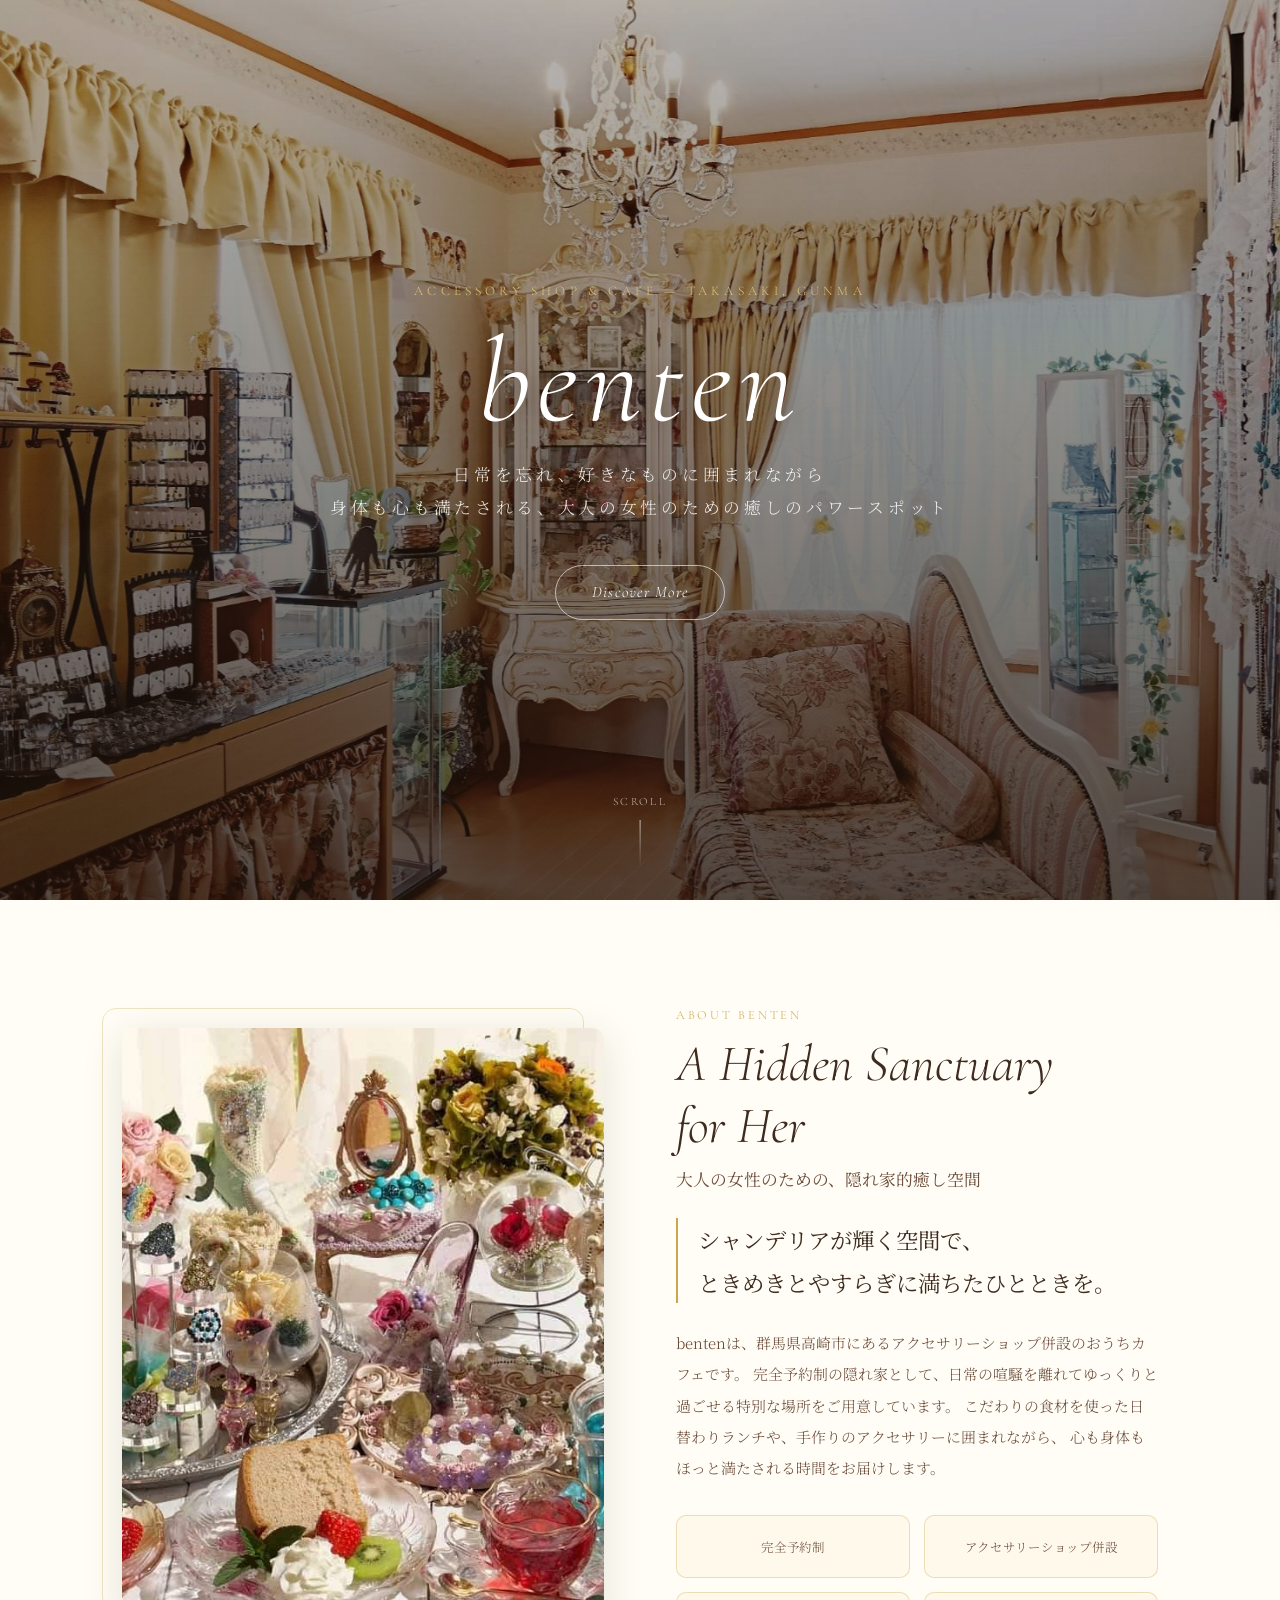
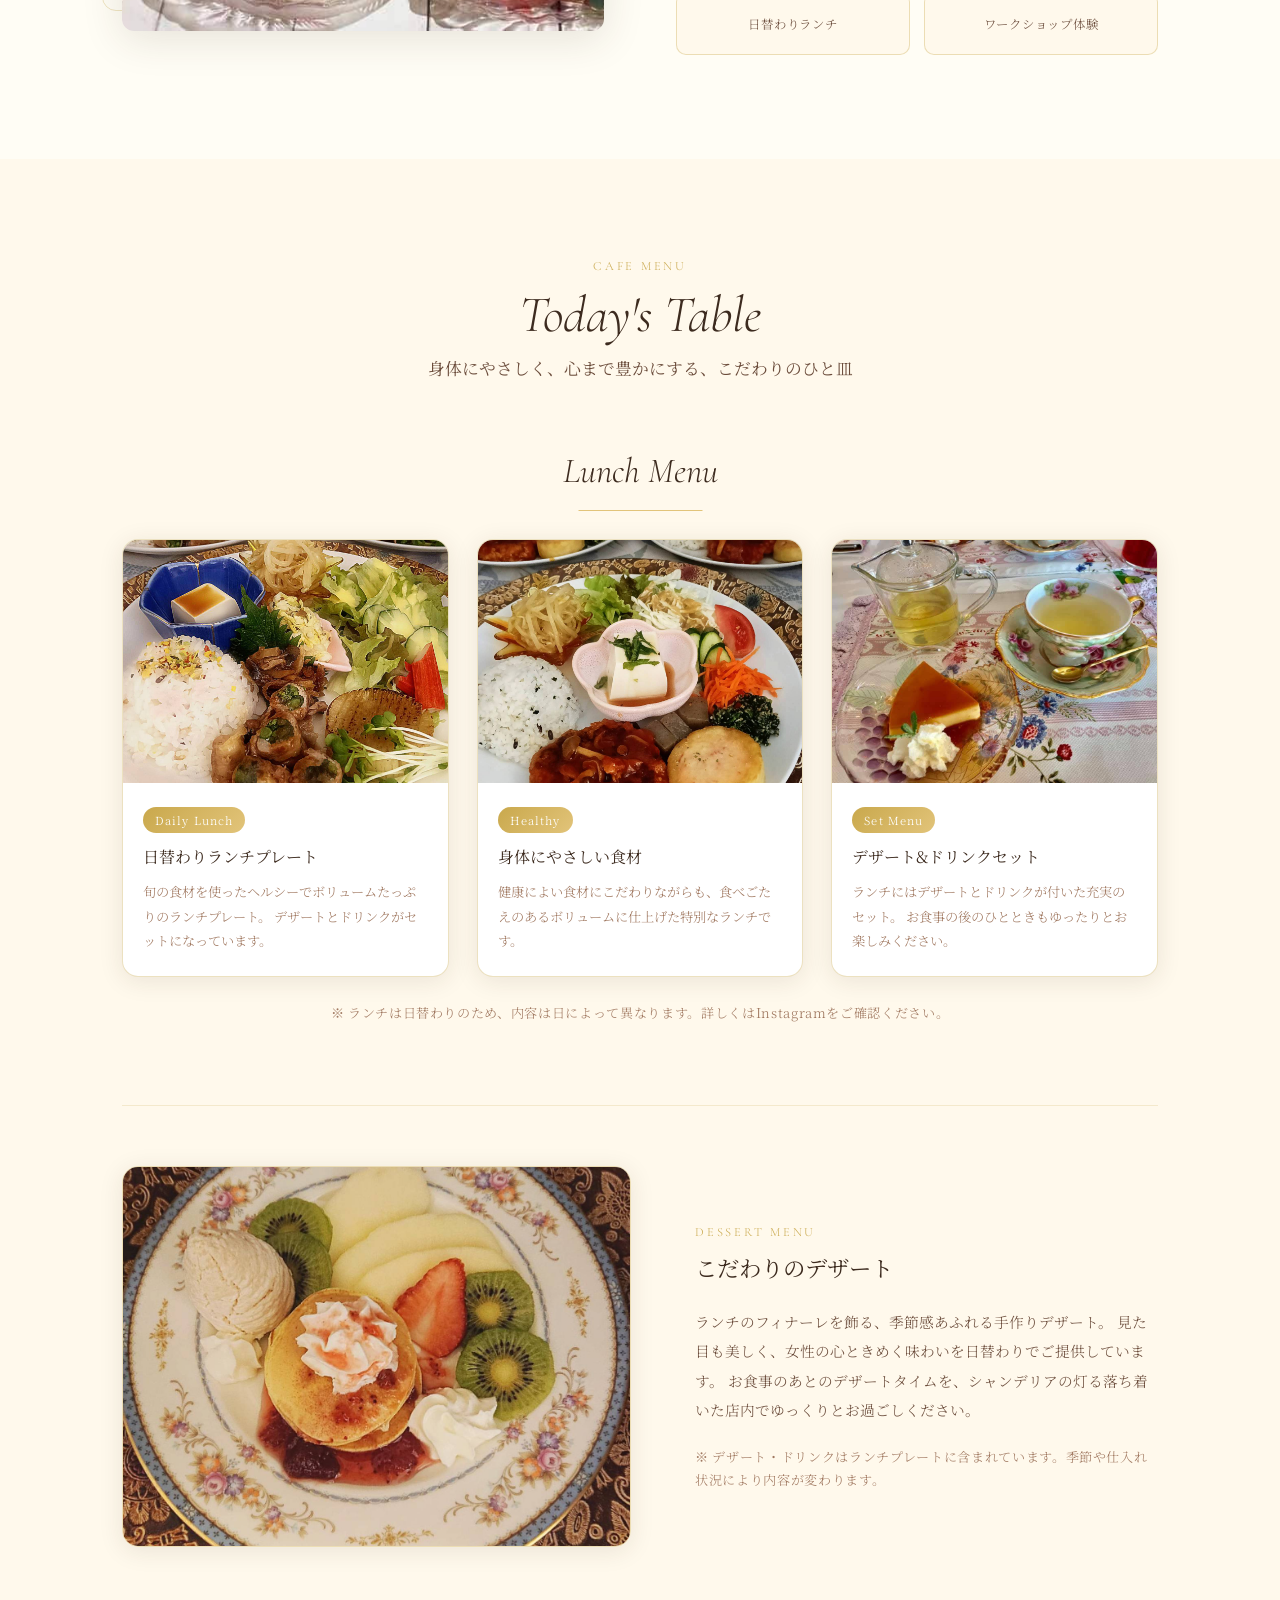
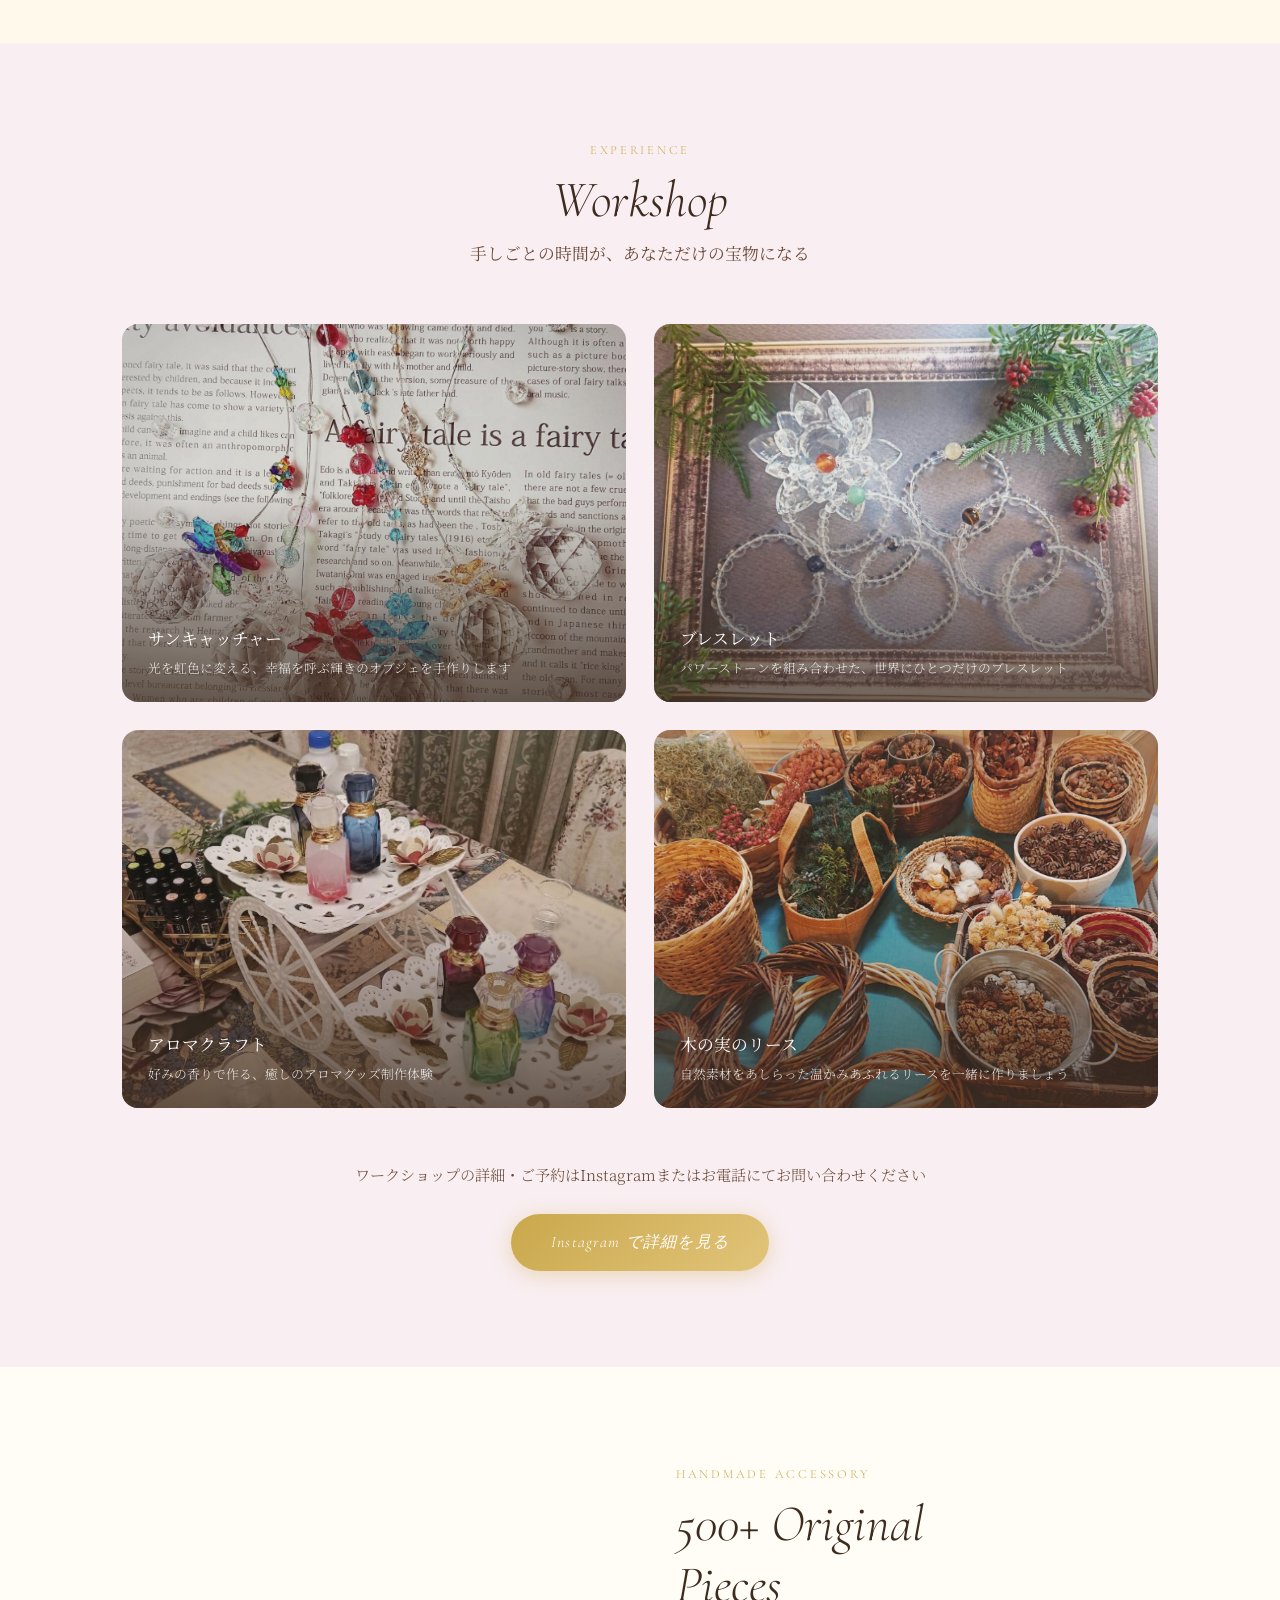
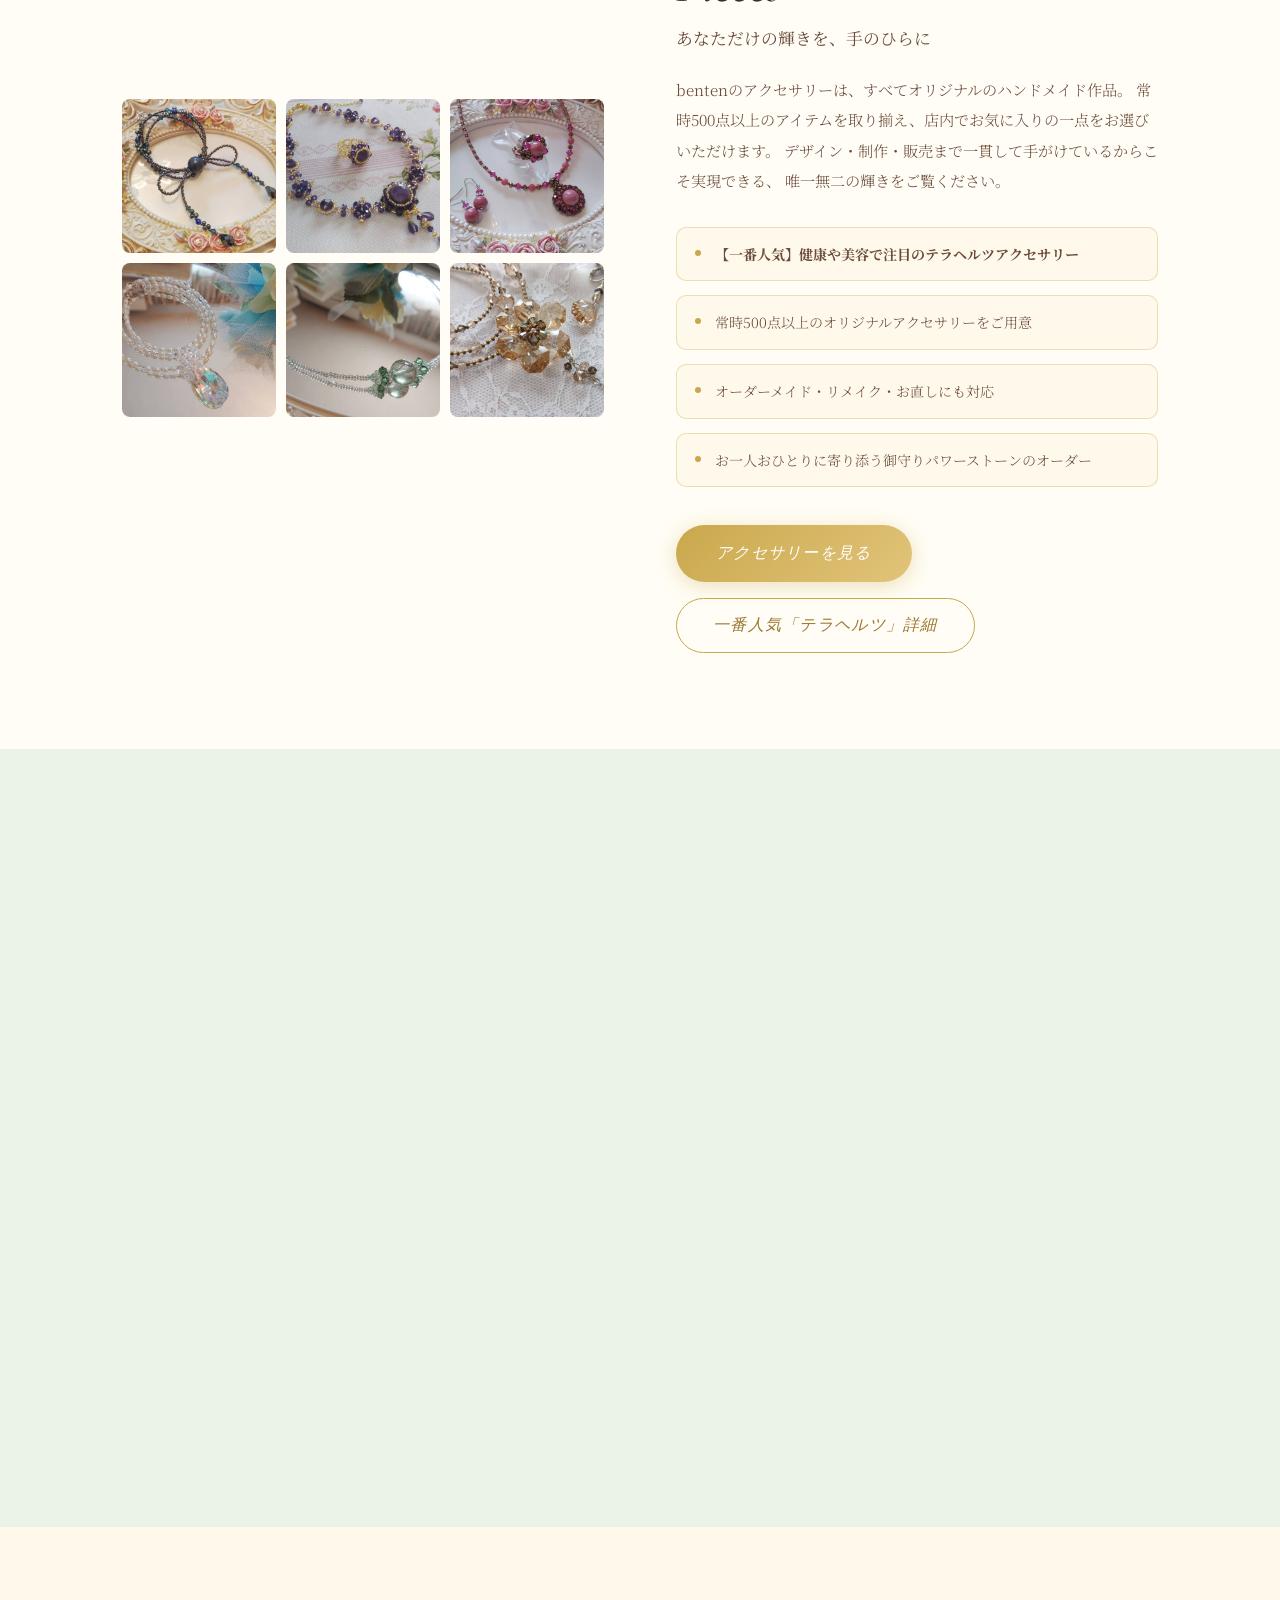
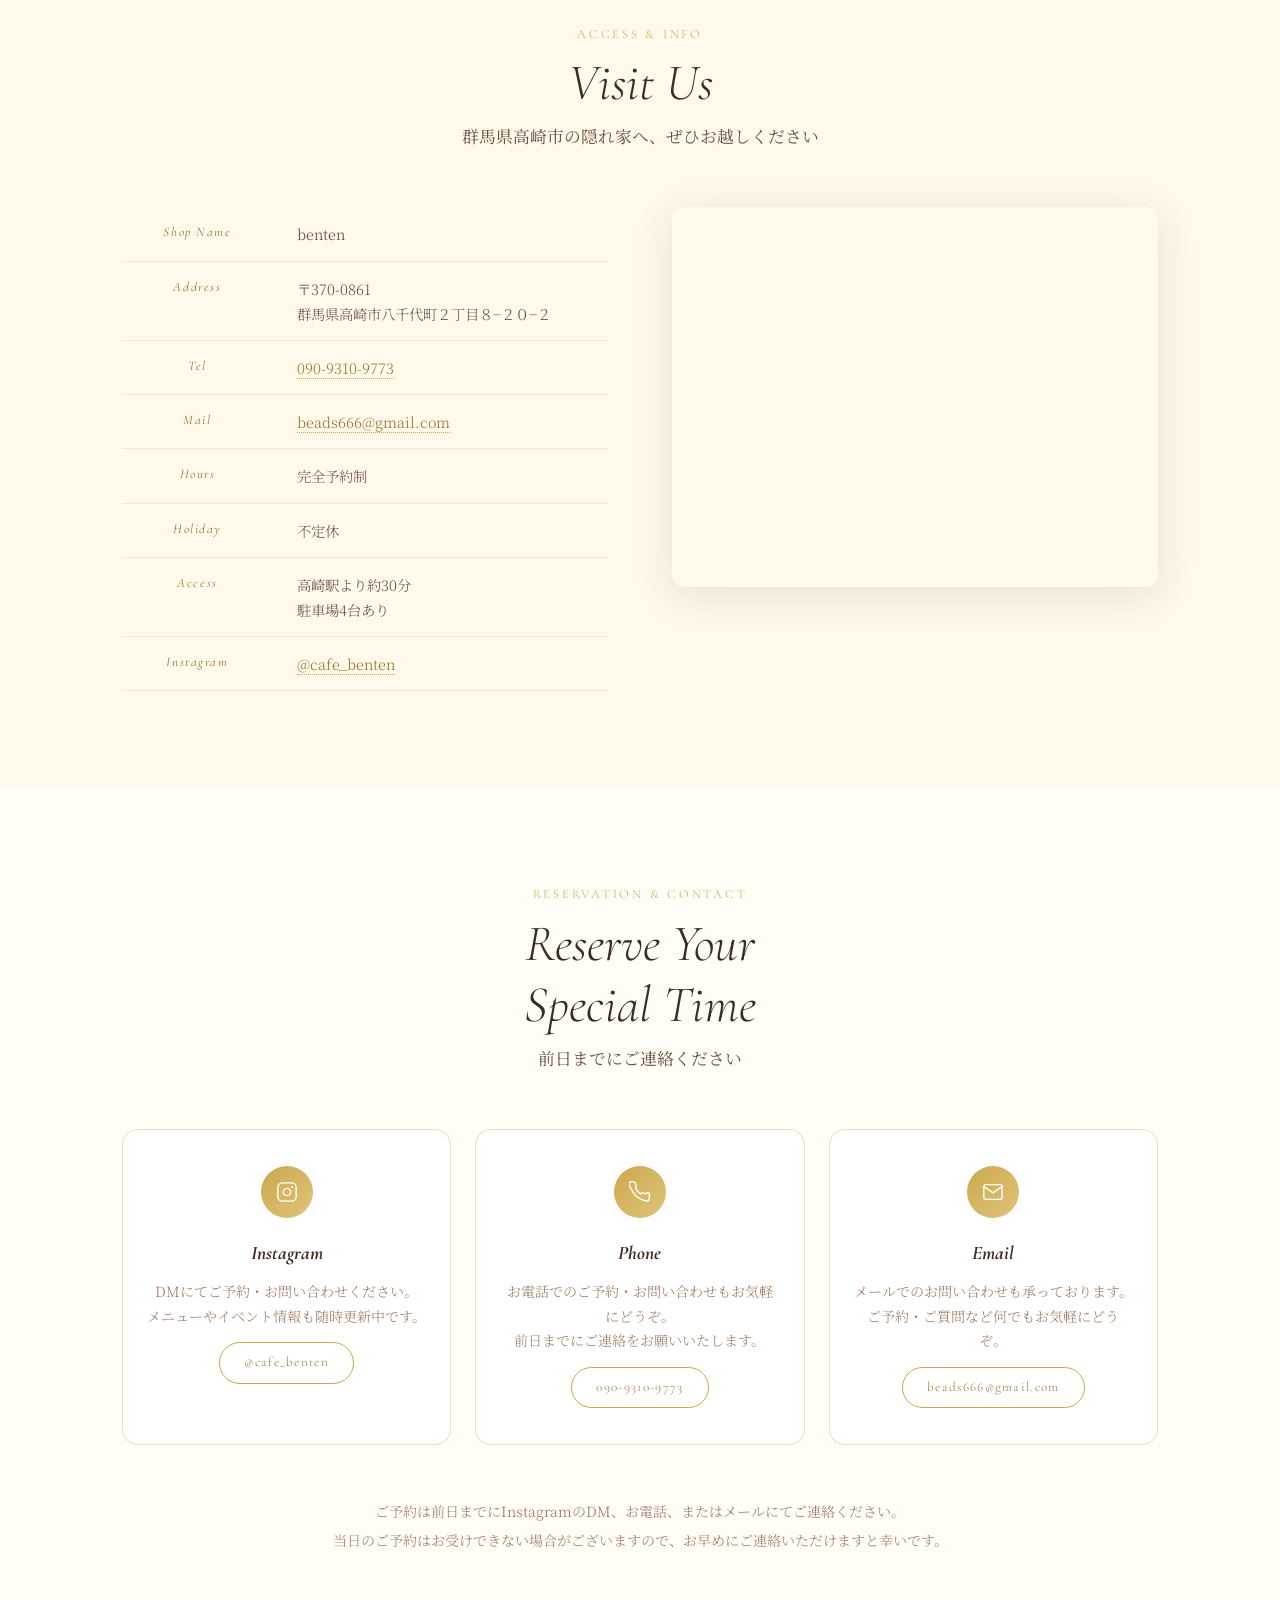
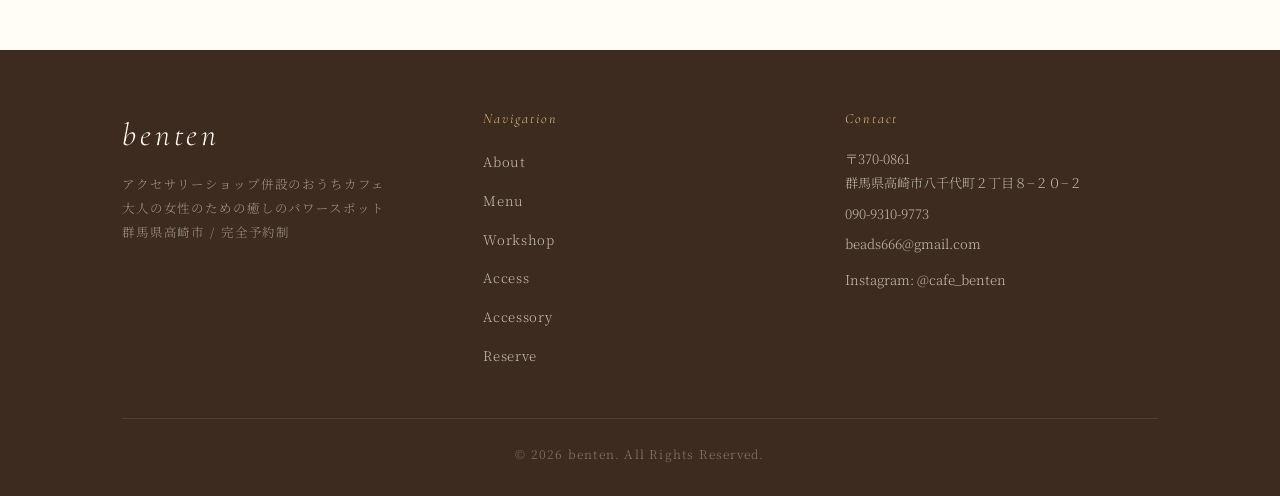
<file: index.html>
<!DOCTYPE html>
<html lang="ja">
<head>
  <meta charset="UTF-8" />
  <meta name="viewport" content="width=device-width, initial-scale=1.0" />
  <meta name="google-site-verification" content="GfuuNa4GMR3afFl_OWU4kolCwGKpYLiM_ZBcjvelAo" />
  <title>benten | アクセサリーショップ併設おうちカフェ — 群馬県高崎市</title>
  <meta name="description" content="群馬県高崎市にある完全予約制の隠れ家カフェ「benten」。アクセサリーショップを併設し、日替わりランチ・ワークショップ・レンタルスペースなど大人の女性のための癒しの空間をご提供しています。" />
  <meta name="keywords" content="benten,高崎市,カフェ,アクセサリー,ハンドメイド,ワークショップ,完全予約制,隠れ家カフェ,パワーストーン" />
  <link rel="canonical" href="https://benten-takasaki.pages.dev/" />
  <meta property="og:title" content="benten | アクセサリーショップ併設おうちカフェ" />
  <meta property="og:description" content="日常を忘れ、好きなものに囲まれながら身体も心も満たされる、大人の女性のための癒しのパワースポット。" />
  <meta property="og:type" content="website" />
  <meta property="og:url" content="https://benten-takasaki.pages.dev/" />
  <meta property="og:image" content="https://benten-takasaki.pages.dev/img/about.jpg" />
  <meta property="og:site_name" content="benten" />
  <meta property="og:locale" content="ja_JP" />
  <meta name="twitter:card" content="summary_large_image" />
  <meta name="twitter:title" content="benten | アクセサリーショップ併設おうちカフェ" />
  <meta name="twitter:description" content="日常を忘れ、好きなものに囲まれながら身体も心も満たされる、大人の女性のための癒しのパワースポット。" />
  <meta name="twitter:image" content="https://benten-takasaki.pages.dev/img/about.jpg" />
  <script type="application/ld+json">
  {
    "@context": "https://schema.org",
    "@type": "CafeOrCoffeeShop",
    "name": "benten",
    "url": "https://benten-takasaki.pages.dev/",
    "telephone": "090-9310-9773",
    "address": {
      "@type": "PostalAddress",
      "postalCode": "370-0861",
      "addressRegion": "群馬県",
      "addressLocality": "高崎市",
      "streetAddress": "八千代町2丁目8-20-2",
      "addressCountry": "JP"
    },
    "sameAs": [
      "https://www.instagram.com/cafe_benten/"
    ]
  }
  </script>
  <link rel="stylesheet" href="css/style.css" />
  <link rel="preconnect" href="https://fonts.googleapis.com" />
  <link rel="preconnect" href="https://fonts.gstatic.com" crossorigin />
</head>
<body>

  <!-- ============================================================
       HEADER
  ============================================================ -->
  <header class="site-header" id="siteHeader">
    <a href="index.html" class="site-logo" aria-label="benten トップページへ">
      <span class="site-logo__main">benten</span>
      <span class="site-logo__sub">Accessory &amp; Cafe</span>
    </a>

    <nav class="site-nav" aria-label="メインナビゲーション">
      <ul class="site-nav__list">
        <li><a href="#about"    class="site-nav__link">About</a></li>
        <li><a href="#menu"     class="site-nav__link">Menu</a></li>
        <li><a href="#workshop" class="site-nav__link">Workshop</a></li>
        <li><a href="#access"   class="site-nav__link">Access</a></li>
        <li><a href="accessory.html" class="site-nav__link">Accessory</a></li>
      </ul>
      <a href="#contact" class="site-nav__reserve">Reserve</a>
    </nav>

    <button class="hamburger" id="hamburger" aria-label="メニューを開く" aria-expanded="false">
      <span class="hamburger__line"></span>
      <span class="hamburger__line"></span>
      <span class="hamburger__line"></span>
    </button>
  </header>

  <!-- Mobile Navigation Overlay -->
  <div class="mobile-nav" id="mobileNav" role="dialog" aria-modal="true" aria-label="モバイルナビゲーション">
    <ul class="mobile-nav__list">
      <li>
        <a href="#about" class="mobile-nav__link">
          About
          <span class="mobile-nav__sub">お店について</span>
        </a>
      </li>
      <li>
        <a href="#menu" class="mobile-nav__link">
          Menu
          <span class="mobile-nav__sub">メニュー</span>
        </a>
      </li>
      <li>
        <a href="#workshop" class="mobile-nav__link">
          Workshop
          <span class="mobile-nav__sub">ワークショップ</span>
        </a>
      </li>
      <li>
        <a href="#access" class="mobile-nav__link">
          Access
          <span class="mobile-nav__sub">アクセス</span>
        </a>
      </li>
      <li>
        <a href="accessory.html" class="mobile-nav__link">
          Accessory
          <span class="mobile-nav__sub">アクセサリー</span>
        </a>
      </li>
    </ul>
    <a href="#contact" class="mobile-nav__reserve btn btn--gold">ご予約はこちら</a>
  </div>

  <!-- ============================================================
       HERO
  ============================================================ -->
  <section class="hero" aria-label="ヒーローセクション">
    <div class="hero__bg" role="img" aria-label="bentenの店内風景"></div>
    <div class="hero__overlay"></div>
    <div class="hero__content">
      <span class="hero__label">Accessory Shop &amp; Cafe — Takasaki, Gunma</span>
      <h1 class="hero__title">benten</h1>
      <p class="hero__tagline">
        日常を忘れ、好きなものに囲まれながら<br>
        身体も心も満たされる、大人の女性のための癒しのパワースポット
      </p>
      <a href="#about" class="btn btn--outline" style="color:#fff; border-color:rgba(255,255,255,0.6);">Discover More</a>
    </div>
    <div class="hero__scroll" aria-hidden="true">
      <span>Scroll</span>
      <div class="hero__scroll-line"></div>
    </div>
  </section>

  <!-- ============================================================
       ABOUT
  ============================================================ -->
  <section class="about" id="about">
    <div class="container">
      <div class="about__inner">

        <div class="about__image-wrap reveal">
          <img
            src="img/about.jpg"
            alt="bentenの世界観 — アクセサリーとスイーツが並ぶテーブル"
            class="about__image"
            loading="lazy"
          />
          <div class="about__image-deco"></div>
        </div>

        <div class="about__text reveal reveal-delay-2">
          <div>
            <span class="section-label">About benten</span>
            <h2 class="section-title">A Hidden Sanctuary<br><em>for Her</em></h2>
            <p class="section-subtitle">大人の女性のための、隠れ家的癒し空間</p>
          </div>

          <p class="about__catch">
            シャンデリアが輝く空間で、<br>
            ときめきとやすらぎに満ちたひとときを。
          </p>

          <p class="about__desc">
            bentenは、群馬県高崎市にあるアクセサリーショップ併設のおうちカフェです。
            完全予約制の隠れ家として、日常の喧騒を離れてゆっくりと過ごせる特別な場所をご用意しています。
            こだわりの食材を使った日替わりランチや、手作りのアクセサリーに囲まれながら、
            心も身体もほっと満たされる時間をお届けします。
          </p>

          <div class="about__features">
            <div class="about__feature">
              <span class="about__feature-text">完全予約制</span>
            </div>
            <div class="about__feature">
              <span class="about__feature-text">アクセサリーショップ併設</span>
            </div>
            <div class="about__feature">
              <span class="about__feature-text">日替わりランチ</span>
            </div>
            <div class="about__feature">
              <span class="about__feature-text">ワークショップ体験</span>
            </div>
          </div>
        </div>

      </div>
    </div>
  </section>

  <!-- ============================================================
       MENU
  ============================================================ -->
  <section class="menu section--alt" id="menu">
    <div class="container">
      <div class="section-head reveal">
        <span class="section-label">Cafe Menu</span>
        <h2 class="section-title">Today's Table</h2>
        <p class="section-subtitle">身体にやさしく、心まで豊かにする、こだわりのひと皿</p>
      </div>

      <div class="menu__container">
        
        <!-- Lunch Section -->
        <div class="menu__section reveal">
          <h3 class="menu__section-title">Lunch Menu</h3>
          <div class="menu__grid">
            <div class="menu-card">
              <img src="img/ランチメニュー1.jpg" alt="日替わりランチプレート" class="menu-card__img" loading="lazy" />
              <div class="menu-card__body">
                <span class="menu-card__badge">Daily Lunch</span>
                <h4 class="menu-card__title">日替わりランチプレート</h4>
                <p class="menu-card__desc">
                  旬の食材を使ったヘルシーでボリュームたっぷりのランチプレート。
                  デザートとドリンクがセットになっています。
                </p>
              </div>
            </div>
            <div class="menu-card">
              <img src="img/ランチメニュー2.jpg" alt="ヘルシーランチ" class="menu-card__img" loading="lazy" />
              <div class="menu-card__body">
                <span class="menu-card__badge">Healthy</span>
                <h4 class="menu-card__title">身体にやさしい食材</h4>
                <p class="menu-card__desc">
                  健康によい食材にこだわりながらも、食べごたえのあるボリュームに仕上げた特別なランチです。
                </p>
              </div>
            </div>
            <div class="menu-card">
              <img src="img/Set Menu.jpg" alt="ランチセット" class="menu-card__img" loading="lazy" />
              <div class="menu-card__body">
                <span class="menu-card__badge">Set Menu</span>
                <h4 class="menu-card__title">デザート&amp;ドリンクセット</h4>
                <p class="menu-card__desc">
                  ランチにはデザートとドリンクが付いた充実のセット。
                  お食事の後のひとときもゆったりとお楽しみください。
                </p>
              </div>
            </div>
          </div>
          <p class="menu__note">※ ランチは日替わりのため、内容は日によって異なります。詳しくはInstagramをご確認ください。</p>
        </div>

        <!-- Dessert Section -->
        <div class="dessert-section reveal">
          <div class="dessert-section__slider">
            <div class="dessert-slider">
              <img src="img/デザート1.jpg" alt="こだわりのデザート 1" class="dessert-slider__img active" loading="lazy" />
              <img src="img/デザート2.jpg" alt="こだわりのデザート 2" class="dessert-slider__img" loading="lazy" />
            </div>
          </div>
          <div class="dessert-section__body">
            <div>
              <span class="section-label" style="margin-bottom: 0.2rem;">Dessert Menu</span>
              <h3 class="dessert-section__title">こだわりのデザート</h3>
            </div>
            <p class="dessert-section__desc">
              ランチのフィナーレを飾る、季節感あふれる手作りデザート。
              見た目も美しく、女性の心ときめく味わいを日替わりでご提供しています。
              お食事のあとのデザートタイムを、シャンデリアの灯る落ち着いた店内でゆっくりとお過ごしください。
            </p>
            <p class="menu__note" style="text-align: left; margin-top: 0;">※ デザート・ドリンクはランチプレートに含まれています。季節や仕入れ状況により内容が変わります。</p>
          </div>
        </div>

      </div>
    </div>
  </section>

  <!-- ============================================================
       WORKSHOP
  ============================================================ -->
  <section class="workshop" id="workshop">
    <div class="container">
      <div class="section-head reveal">
        <span class="section-label">Experience</span>
        <h2 class="section-title">Workshop</h2>
        <p class="section-subtitle">手しごとの時間が、あなただけの宝物になる</p>
      </div>

      <div class="workshop__grid">
        <div class="workshop-card reveal">
          <img src="img/ワークショップ2.jpg" alt="サンキャッチャー制作体験" class="workshop-card__img" loading="lazy" />
          <div class="workshop-card__overlay"></div>
          <div class="workshop-card__content">
            <h3 class="workshop-card__title">サンキャッチャー</h3>
            <p class="workshop-card__desc">光を虹色に変える、幸福を呼ぶ輝きのオブジェを手作りします</p>
          </div>
        </div>
        <div class="workshop-card reveal reveal-delay-1">
          <img src="img/ブレスレット.jpg" alt="ブレスレット制作体験" class="workshop-card__img" loading="lazy" />
          <div class="workshop-card__overlay"></div>
          <div class="workshop-card__content">
            <h3 class="workshop-card__title">ブレスレット</h3>
            <p class="workshop-card__desc">パワーストーンを組み合わせた、世界にひとつだけのブレスレット</p>
          </div>
        </div>
        <div class="workshop-card reveal reveal-delay-2">
          <img src="img/ワークショップ1.jpg" alt="アロマクラフト体験" class="workshop-card__img" loading="lazy" />
          <div class="workshop-card__overlay"></div>
          <div class="workshop-card__content">
            <h3 class="workshop-card__title">アロマクラフト</h3>
            <p class="workshop-card__desc">好みの香りで作る、癒しのアロマグッズ制作体験</p>
          </div>
        </div>
        <div class="workshop-card reveal reveal-delay-3">
          <img src="img/ワークショップ3.jpg" alt="木の実のリース制作体験" class="workshop-card__img" loading="lazy" />
          <div class="workshop-card__overlay"></div>
          <div class="workshop-card__content">
            <h3 class="workshop-card__title">木の実のリース</h3>
            <p class="workshop-card__desc">自然素材をあしらった温かみあふれるリースを一緒に作りましょう</p>
          </div>
        </div>
      </div>

      <div class="workshop__cta reveal">
        <p class="section-text" style="margin-bottom:24px;">ワークショップの詳細・ご予約はInstagramまたはお電話にてお問い合わせください</p>
        <a href="https://www.instagram.com/cafe_benten/" target="_blank" rel="noopener noreferrer" class="btn btn--gold">Instagram で詳細を見る</a>
      </div>
    </div>
  </section>

  <!-- ============================================================
       ACCESSORY TEASER
  ============================================================ -->
  <section class="accessory-teaser" id="accessory-teaser">
    <div class="container">
      <div class="accessory-teaser__inner">

        <div class="accessory-teaser__gallery reveal">
          <div class="accessory-teaser__slider-track">
            <img src="img/アクセサリー1.jpg" alt="ハンドメイドアクセサリー" class="accessory-teaser__thumb" loading="lazy" />
            <img src="img/アクセサリー2.jpg" alt="ハンドメイドアクセサリー" class="accessory-teaser__thumb" loading="lazy" />
            <img src="img/アクセサリー3.jpg" alt="ハンドメイドアクセサリー" class="accessory-teaser__thumb" loading="lazy" />
            <img src="img/アクセサリー4.jpg" alt="ハンドメイドアクセサリー" class="accessory-teaser__thumb" loading="lazy" />
            <img src="img/アクセサリー5.jpg" alt="ハンドメイドアクセサリー" class="accessory-teaser__thumb" loading="lazy" />
            <img src="img/アクセサリー6.jpg" alt="ハンドメイドアクセサリー" class="accessory-teaser__thumb" loading="lazy" />
            <!-- 無限ループ用の複製画像 -->
            <img src="img/アクセサリー1.jpg" alt="ハンドメイドアクセサリー" class="accessory-teaser__thumb" loading="lazy" />
            <img src="img/アクセサリー2.jpg" alt="ハンドメイドアクセサリー" class="accessory-teaser__thumb" loading="lazy" />
            <img src="img/アクセサリー3.jpg" alt="ハンドメイドアクセサリー" class="accessory-teaser__thumb" loading="lazy" />
            <img src="img/アクセサリー4.jpg" alt="ハンドメイドアクセサリー" class="accessory-teaser__thumb" loading="lazy" />
            <img src="img/アクセサリー5.jpg" alt="ハンドメイドアクセサリー" class="accessory-teaser__thumb" loading="lazy" />
            <img src="img/アクセサリー6.jpg" alt="ハンドメイドアクセサリー" class="accessory-teaser__thumb" loading="lazy" />
          </div>
        </div>

        <div class="accessory-teaser__text reveal reveal-delay-2">
          <div>
            <span class="section-label">Handmade Accessory</span>
            <h2 class="section-title">500+ Original<br><em>Pieces</em></h2>
            <p class="section-subtitle">あなただけの輝きを、手のひらに</p>
          </div>

          <p class="section-text">
            bentenのアクセサリーは、すべてオリジナルのハンドメイド作品。
            常時500点以上のアイテムを取り揃え、店内でお気に入りの一点をお選びいただけます。
            デザイン・制作・販売まで一貫して手がけているからこそ実現できる、
            唯一無二の輝きをご覧ください。
          </p>

          <div class="accessory-teaser__highlights">
            <div class="highlight-item">
              <div class="highlight-item__dot" style="background: var(--gold);"></div>
              <p class="highlight-item__text"><strong>【一番人気】健康や美容で注目のテラヘルツアクセサリー</strong></p>
            </div>
            <div class="highlight-item">
              <div class="highlight-item__dot"></div>
              <p class="highlight-item__text">常時500点以上のオリジナルアクセサリーをご用意</p>
            </div>
            <div class="highlight-item">
              <div class="highlight-item__dot"></div>
              <p class="highlight-item__text">オーダーメイド・リメイク・お直しにも対応</p>
            </div>
            <div class="highlight-item">
              <div class="highlight-item__dot"></div>
              <p class="highlight-item__text">お一人おひとりに寄り添う御守りパワーストーンのオーダー</p>
            </div>
          </div>

          <div style="display: flex; gap: 16px; flex-wrap: wrap; margin-top: 16px;">
            <a href="accessory.html" class="btn btn--gold">アクセサリーを見る</a>
            <a href="accessory.html#powerstone" class="btn btn--outline">一番人気「テラヘルツ」詳細</a>
          </div>
        </div>

      </div>
    </div>
  </section>

  <!-- ============================================================
       RENTAL
  ============================================================ -->
  <section class="rental" id="rental">
    <div class="container">
      <div class="rental__inner">

        <div class="rental__text reveal">
          <div>
            <span class="section-label">Rental Space</span>
            <h2 class="section-title">Private<br><em>Hideaway</em></h2>
            <p class="section-subtitle">少人数での特別なひとときに</p>
          </div>

          <p class="section-text">
            お姫様のような空間を、あなただけの貸し切りで。
            少人数のレンタルスペースとして、多目的にご利用いただけます。
            大切な人との記念日、女子会、少人数のセミナーなど、
            特別な時間をこの場所でお過ごしください。
          </p>

          <ul class="rental__list">
            <li class="rental__list-item">女子会・記念日のお祝い</li>
            <li class="rental__list-item">少人数のセミナー、ミーティング</li>
            <li class="rental__list-item">小さなパーティー・ティーパーティー</li>
            <li class="rental__list-item">ワークショップの会場として</li>
          </ul>

          <a href="#contact" class="btn btn--gold" style="align-self:flex-start; margin-top:8px;">ご予約・お問い合わせ</a>
        </div>

        <div class="rental__image-wrap reveal reveal-delay-2">
          <img src="img/ヒーローセクション　PC版.jpg" alt="bentenの貸し切り空間" class="rental__image" loading="lazy" />
        </div>

      </div>
    </div>
  </section>

  <!-- ============================================================
       ACCESS
  ============================================================ -->
  <section class="access section--alt" id="access">
    <div class="container">
      <div class="section-head reveal">
        <span class="section-label">Access &amp; Info</span>
        <h2 class="section-title">Visit Us</h2>
        <p class="section-subtitle">群馬県高崎市の隠れ家へ、ぜひお越しください</p>
      </div>

      <div class="access__inner">

        <div class="access__info reveal">
          <table class="access__table">
            <tbody>
              <tr>
                <th scope="row">Shop Name</th>
                <td>benten</td>
              </tr>
              <tr>
                <th scope="row">Address</th>
                <td>〒370-0861<br>群馬県高崎市八千代町２丁目８−２０−２</td>
              </tr>
              <tr>
                <th scope="row">Tel</th>
                <td><a href="tel:09093109773">090-9310-9773</a></td>
              </tr>
              <tr>
                <th scope="row">Mail</th>
                <td><a href="mailto:beads666@gmail.com">beads666@gmail.com</a></td>
              </tr>
              <tr>
                <th scope="row">Hours</th>
                <td>完全予約制</td>
              </tr>
              <tr>
                <th scope="row">Holiday</th>
                <td>不定休</td>
              </tr>
              <tr>
                <th scope="row">Access</th>
                <td>高崎駅より約30分<br>駐車場4台あり</td>
              </tr>
              <tr>
                <th scope="row">Instagram</th>
                <td>
                  <a href="https://www.instagram.com/cafe_benten/" target="_blank" rel="noopener noreferrer">
                    @cafe_benten
                  </a>
                </td>
              </tr>
            </tbody>
          </table>
        </div>

        <div class="access__map reveal reveal-delay-2">
          <iframe
            src="https://www.google.com/maps/embed?pb=!1m18!1m12!1m3!1d3235.1!2d139.0179!3d36.3246!2m3!1f0!2f0!3f0!3m2!1i1024!2i768!4f13.1!3m3!1m2!1s0x0%3A0x78fc7e49054dc785!2sbenten!5e0!3m2!1sja!2sjp!4v1720000000000"
            width="100%"
            height="380"
            allowfullscreen=""
            loading="lazy"
            referrerpolicy="no-referrer-when-downgrade"
            title="bentenの地図"
          ></iframe>
        </div>

      </div>
    </div>
  </section>

  <!-- ============================================================
       CONTACT / RESERVE
  ============================================================ -->
  <section class="contact" id="contact">
    <div class="container">
      <div class="section-head reveal">
        <span class="section-label">Reservation &amp; Contact</span>
        <h2 class="section-title">Reserve Your<br><em>Special Time</em></h2>
        <p class="section-subtitle">前日までにご連絡ください</p>
      </div>

      <div class="contact__methods">
        <div class="contact-method reveal">
          <div class="contact-method__icon" aria-hidden="true">
            <svg viewBox="0 0 24 24" aria-hidden="true">
              <rect x="2" y="2" width="20" height="20" rx="5" ry="5"></rect>
              <circle cx="12" cy="12" r="4"></circle>
              <circle cx="17.5" cy="6.5" r="1" fill="white" stroke="none"></circle>
            </svg>
          </div>
          <h3 class="contact-method__title">Instagram</h3>
          <p class="contact-method__detail">
            DMにてご予約・お問い合わせください。<br>
            メニューやイベント情報も随時更新中です。
          </p>
          <a
            href="https://www.instagram.com/cafe_benten/"
            class="contact-method__link"
            target="_blank"
            rel="noopener noreferrer"
            id="instagram-link"
          >@cafe_benten</a>
        </div>

        <div class="contact-method reveal reveal-delay-1">
          <div class="contact-method__icon" aria-hidden="true">
            <svg viewBox="0 0 24 24" aria-hidden="true">
              <path d="M22 16.92v3a2 2 0 01-2.18 2 19.79 19.79 0 01-8.63-3.07A19.5 19.5 0 013.07 9.84 19.79 19.79 0 01.08 3.18 2 2 0 012.04 1h3a2 2 0 012 1.72c.127.96.361 1.903.7 2.81a2 2 0 01-.45 2.11L6.91 8.09a16 16 0 006 6l.36-.37a2 2 0 012.11-.45c.907.339 1.85.573 2.81.7A2 2 0 0122 16.92z"></path>
            </svg>
          </div>
          <h3 class="contact-method__title">Phone</h3>
          <p class="contact-method__detail">
            お電話でのご予約・お問い合わせもお気軽にどうぞ。<br>
            前日までにご連絡をお願いいたします。
          </p>
          <a href="tel:09093109773" class="contact-method__link" id="phone-link">090-9310-9773</a>
        </div>

        <div class="contact-method reveal reveal-delay-2">
          <div class="contact-method__icon" aria-hidden="true">
            <svg viewBox="0 0 24 24" aria-hidden="true">
              <path d="M4 4h16c1.1 0 2 .9 2 2v12c0 1.1-.9 2-2 2H4c-1.1 0-2-.9-2-2V6c0-1.1.9-2 2-2z"></path>
              <polyline points="22,6 12,13 2,6"></polyline>
            </svg>
          </div>
          <h3 class="contact-method__title">Email</h3>
          <p class="contact-method__detail">
            メールでのお問い合わせも承っております。<br>
            ご予約・ご質問など何でもお気軽にどうぞ。
          </p>
          <a href="mailto:beads666@gmail.com" class="contact-method__link" id="email-link">beads666@gmail.com</a>
        </div>
      </div>

      <p class="contact__note reveal">
        ご予約は前日までにInstagramのDM、お電話、またはメールにてご連絡ください。<br>
        当日のご予約はお受けできない場合がございますので、お早めにご連絡いただけますと幸いです。
      </p>
    </div>
  </section>

  <!-- ============================================================
       FOOTER
  ============================================================ -->
  <footer class="site-footer">
    <div class="container">
      <div class="footer__inner">

        <div>
          <p class="footer__logo">benten</p>
          <p class="footer__tagline">
            アクセサリーショップ併設のおうちカフェ<br>
            大人の女性のための癒しのパワースポット<br>
            群馬県高崎市 / 完全予約制
          </p>
        </div>

        <div>
          <p class="footer__heading">Navigation</p>
          <ul class="footer__list">
            <li class="footer__list-item"><a href="#about">About</a></li>
            <li class="footer__list-item"><a href="#menu">Menu</a></li>
            <li class="footer__list-item"><a href="#workshop">Workshop</a></li>
            <li class="footer__list-item"><a href="#access">Access</a></li>
            <li class="footer__list-item"><a href="accessory.html">Accessory</a></li>
            <li class="footer__list-item"><a href="#contact">Reserve</a></li>
          </ul>
        </div>

        <div>
          <p class="footer__heading">Contact</p>
          <p class="footer__info-item">〒370-0861<br>群馬県高崎市八千代町２丁目８−２０−２</p>
          <p class="footer__info-item"><a href="tel:09093109773" style="color:rgba(255,253,245,0.65);">090-9310-9773</a></p>
          <p class="footer__info-item"><a href="mailto:beads666@gmail.com" style="color:rgba(255,253,245,0.65);">beads666@gmail.com</a></p>
          <p class="footer__info-item" style="margin-top:12px;">
            <a href="https://www.instagram.com/cafe_benten/" target="_blank" rel="noopener noreferrer" style="color:rgba(255,253,245,0.65);">Instagram: @cafe_benten</a>
          </p>
        </div>

      </div>

      <div class="footer__bottom">
        <p>&copy; 2026 benten. All Rights Reserved.</p>
      </div>
    </div>
  </footer>

  <!-- Mobile Fixed Contact Navigation -->
  <div class="mobile-contact-nav" aria-label="モバイル固定連絡ナビゲーション">
    <a href="https://www.instagram.com/cafe_benten/" class="mobile-contact-nav__item" target="_blank" rel="noopener noreferrer">
      <span class="mobile-contact-nav__icon">
        <svg viewBox="0 0 24 24" width="20" height="20" fill="none" stroke="currentColor" stroke-width="1.5" stroke-linecap="round" stroke-linejoin="round">
          <rect x="2" y="2" width="20" height="20" rx="5" ry="5"></rect>
          <circle cx="12" cy="12" r="4"></circle>
          <line x1="17.5" y1="6.5" x2="17.51" y2="6.5"></line>
        </svg>
      </span>
      <span class="mobile-contact-nav__label">Instagram</span>
    </a>
    <a href="tel:09093109773" class="mobile-contact-nav__item">
      <span class="mobile-contact-nav__icon">
        <svg viewBox="0 0 24 24" width="20" height="20" fill="none" stroke="currentColor" stroke-width="1.5" stroke-linecap="round" stroke-linejoin="round">
          <path d="M22 16.92v3a2 2 0 0 1-2.18 2 19.79 19.79 0 0 1-8.63-3.07A19.5 19.5 0 0 1 3.07 9.84 19.79 19.79 0 0 1 1 3.18a2 2 0 0 1 2-2.18h3a2 2 0 0 1 2 1.72 12.84 12.84 0 0 0 .7 2.81 2 2 0 0 1-.45 2.11L8.09 9.91a16 16 0 0 0 6 6l1.27-1.27a2 2 0 0 1 2.11-.45 12.84 12.84 0 0 0 2.81.7A2 2 0 0 1 22 16.92z"></path>
        </svg>
      </span>
      <span class="mobile-contact-nav__label">電話する</span>
    </a>
    <a href="mailto:beads666@gmail.com" class="mobile-contact-nav__item">
      <span class="mobile-contact-nav__icon">
        <svg viewBox="0 0 24 24" width="20" height="20" fill="none" stroke="currentColor" stroke-width="1.5" stroke-linecap="round" stroke-linejoin="round">
          <path d="M4 4h16c1.1 0 2 .9 2 2v12c0 1.1-.9 2-2 2H4c-1.1 0-2-.9-2-2V6c0-1.1.9-2 2-2z"></path>
          <polyline points="22,6 12,13 2,6"></polyline>
        </svg>
      </span>
      <span class="mobile-contact-nav__label">メール</span>
    </a>
  </div>

  <!-- Scroll to top -->
  <button class="scroll-top" id="scrollTop" aria-label="ページトップへ戻る">
    <svg viewBox="0 0 24 24" aria-hidden="true"><polyline points="18 15 12 9 6 15"></polyline></svg>
  </button>

  <script src="js/main.js"></script>
</body>
</html>
</file>
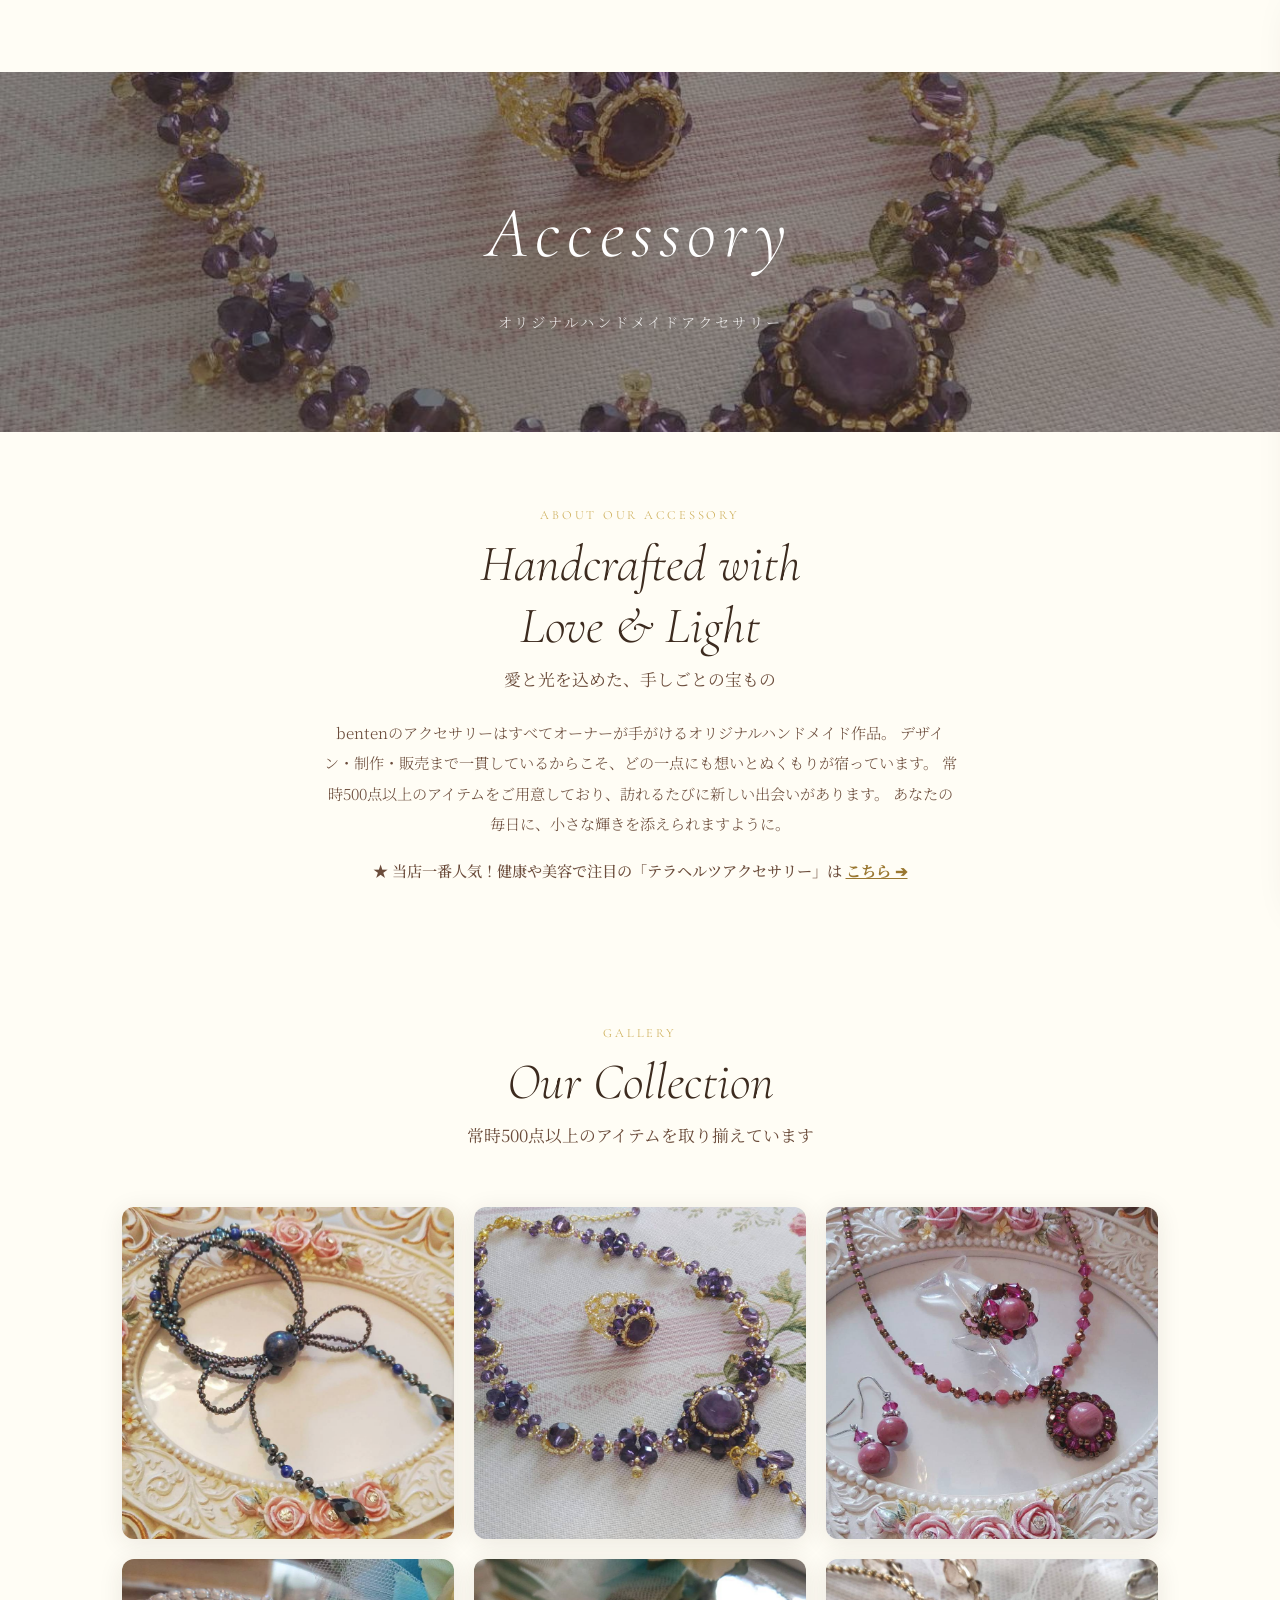
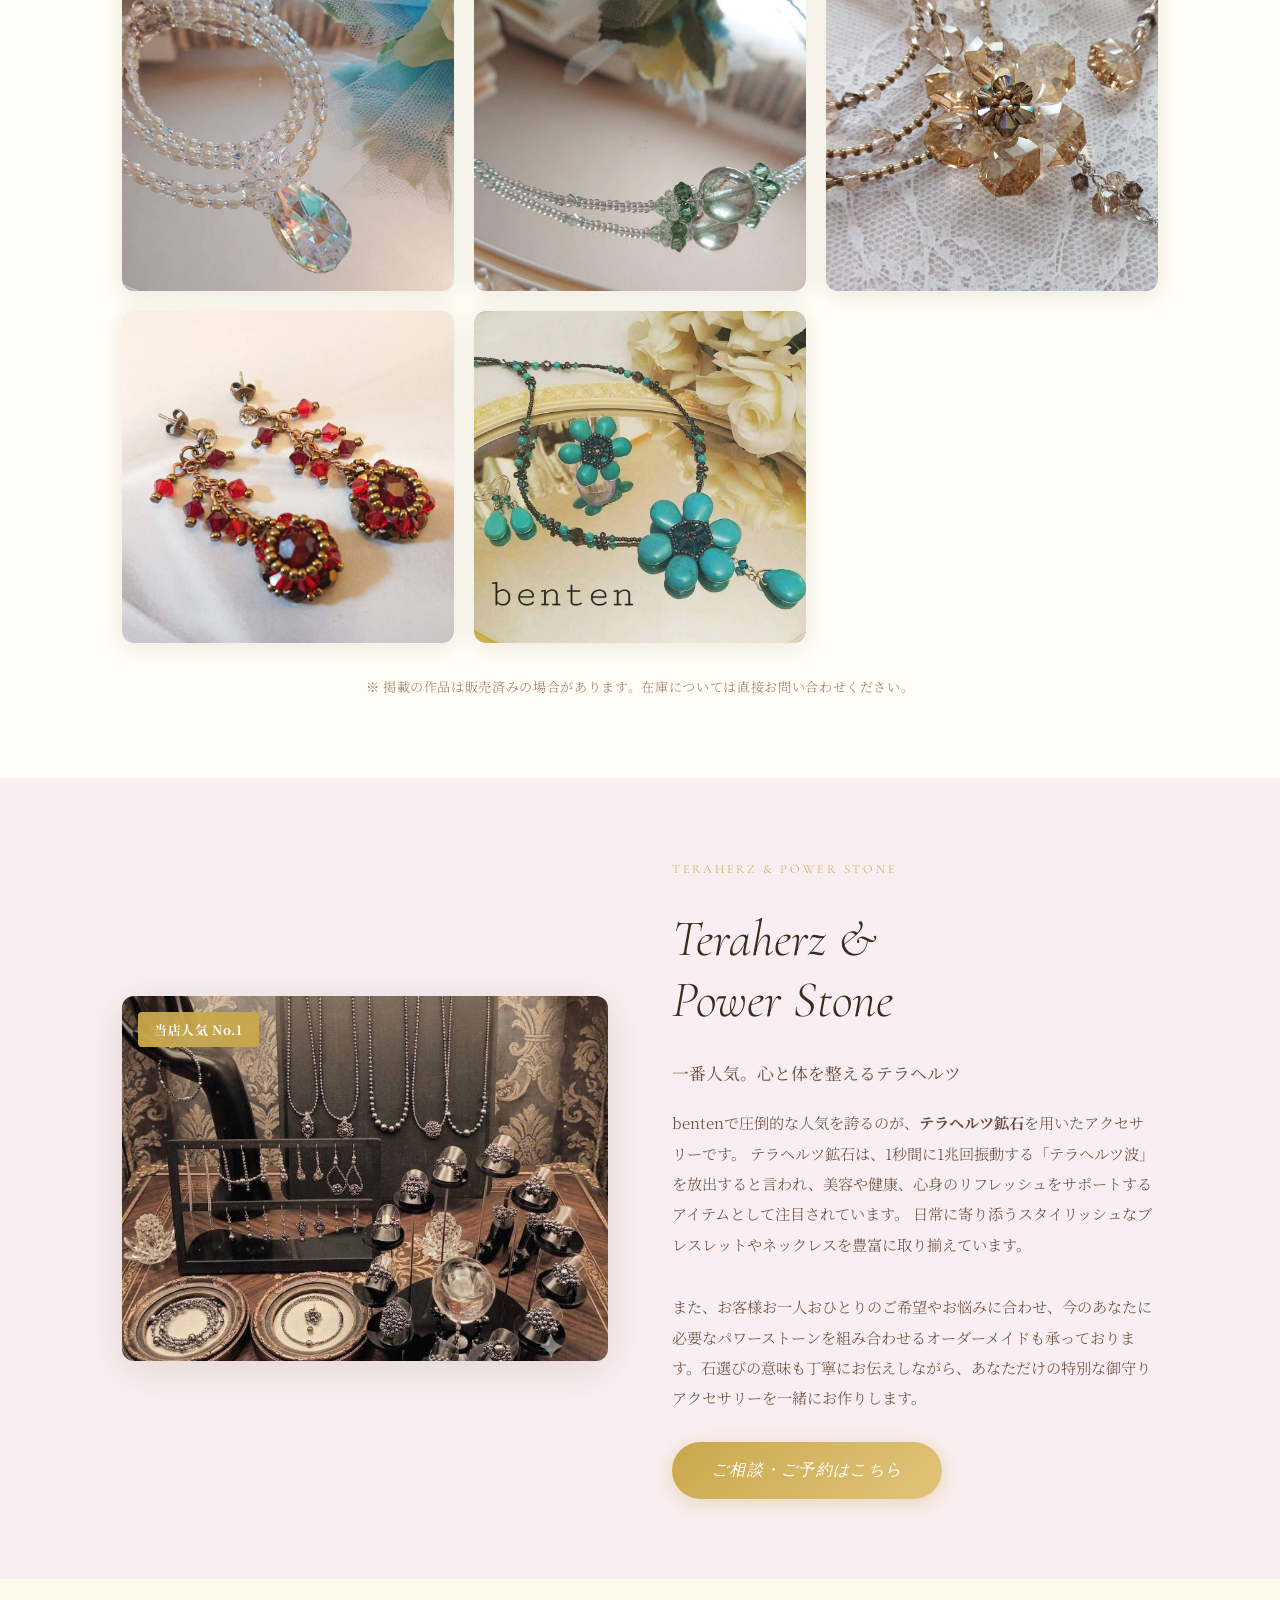
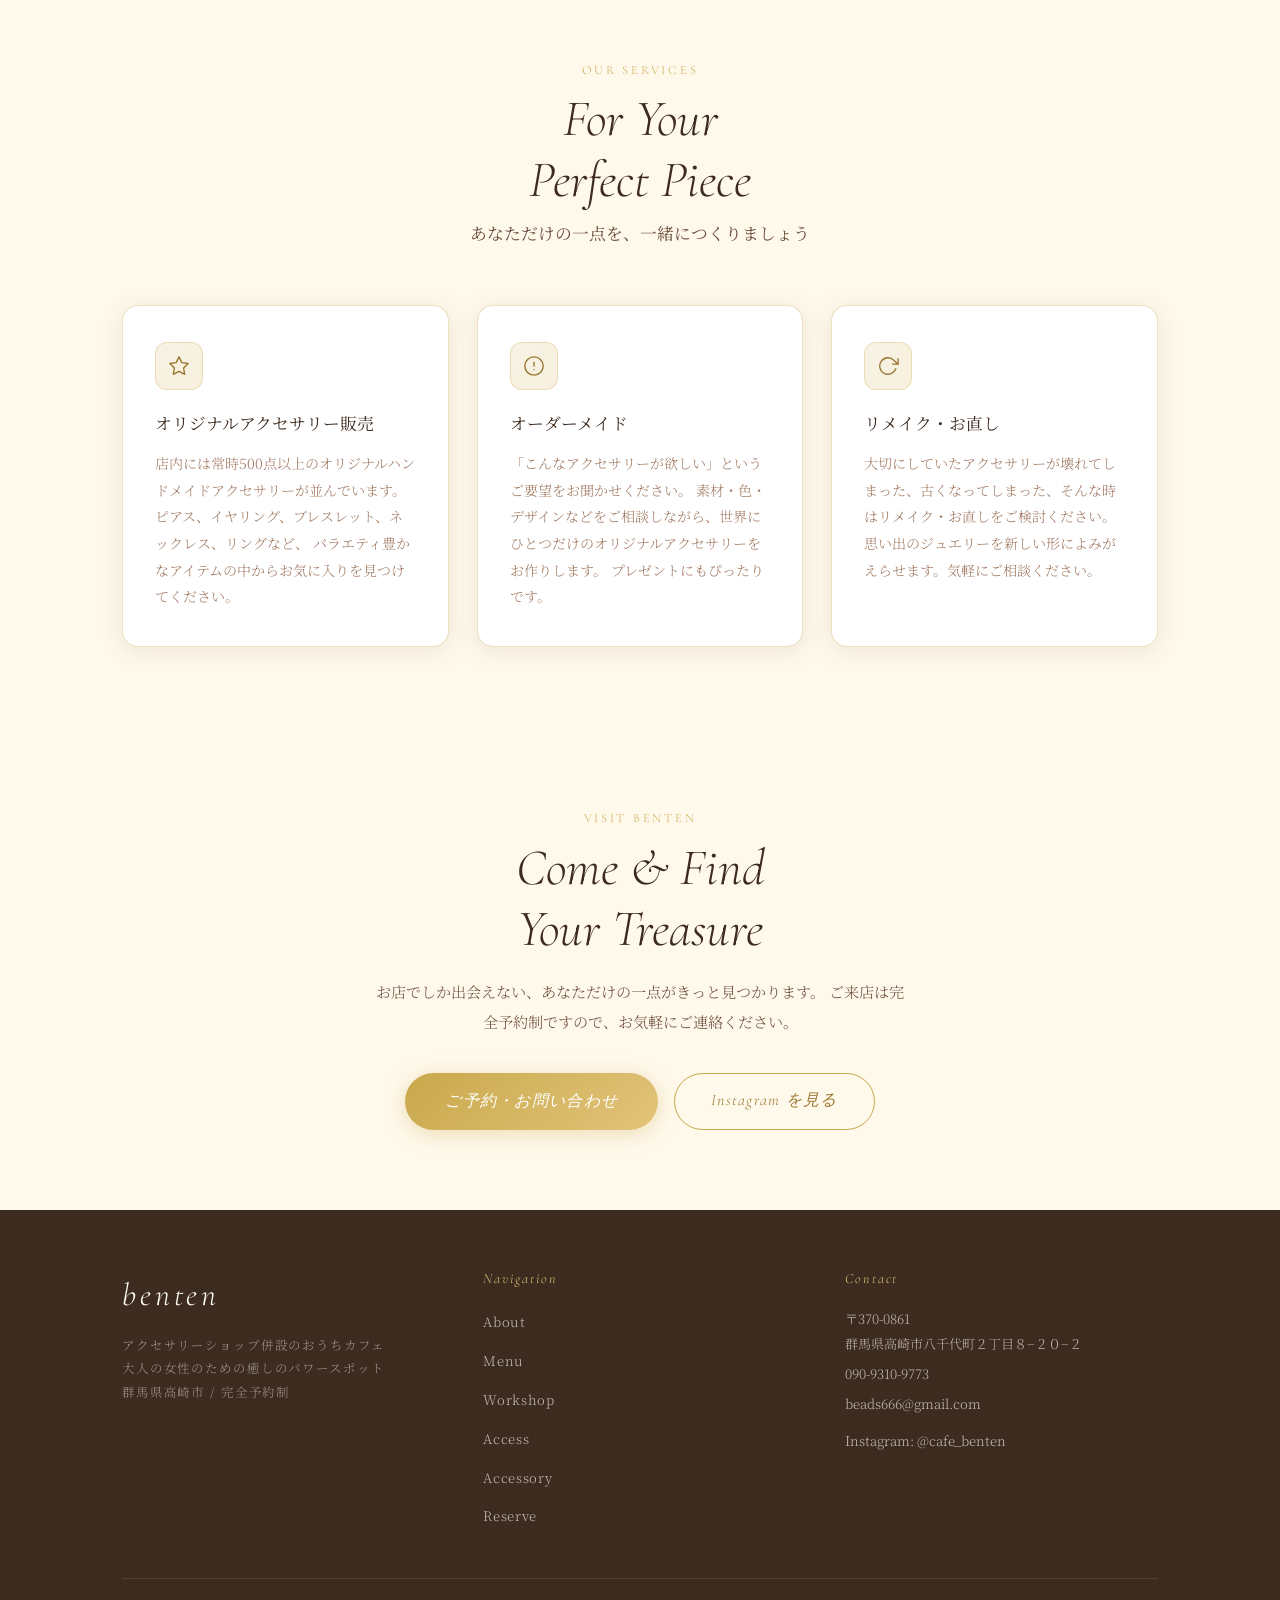
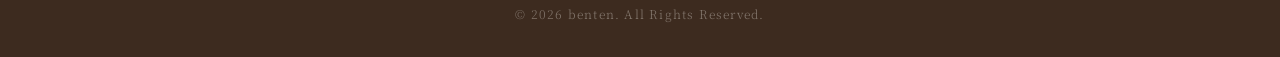
<file: accessory.html>
<!DOCTYPE html>
<html lang="ja">
<head>
  <meta charset="UTF-8" />
  <meta name="viewport" content="width=device-width, initial-scale=1.0" />
  <title>Accessory | benten — ハンドメイドアクセサリーショップ 群馬県高崎市</title>
  <meta name="description" content="bentenのオリジナルハンドメイドアクセサリー。常時500点以上のアイテムを取り揃え。オーダーメイド・リメイク・パワーストーンアクセサリーのご相談も承ります。" />
  <meta name="keywords" content="ハンドメイドアクセサリー,benten,高崎市,パワーストーン,オーダーメイド,リメイク,ブレスレット,テラヘルツ" />
  <link rel="canonical" href="https://benten-takasaki.pages.dev/accessory.html" />
  <meta property="og:title" content="Accessory | benten" />
  <meta property="og:description" content="500点以上のオリジナルハンドメイドアクセサリー。オーダー・リメイク・御守りアクセサリーのご相談も。" />
  <meta property="og:type" content="website" />
  <meta property="og:url" content="https://benten-takasaki.pages.dev/accessory.html" />
  <meta property="og:image" content="https://benten-takasaki.pages.dev/img/%E3%82%A2%E3%82%AF%E3%82%BB%E3%82%B5%E3%83%AA%E3%83%BC1.jpg" />
  <meta property="og:site_name" content="benten" />
  <meta property="og:locale" content="ja_JP" />
  <meta name="twitter:card" content="summary_large_image" />
  <meta name="twitter:title" content="Accessory | benten" />
  <meta name="twitter:description" content="500点以上のオリジナルハンドメイドアクセサリー。オーダー・リメイク・御守りアクセサリーのご相談も。" />
  <meta name="twitter:image" content="https://benten-takasaki.pages.dev/img/%E3%82%A2%E3%82%AF%E3%82%BB%E3%82%B5%E3%83%AA%E3%83%BC1.jpg" />
  <link rel="stylesheet" href="css/style.css" />
  <link rel="preconnect" href="https://fonts.googleapis.com" />
  <link rel="preconnect" href="https://fonts.gstatic.com" crossorigin />
</head>
<body>

  <!-- ============================================================
       HEADER
  ============================================================ -->
  <header class="site-header" id="siteHeader">
    <a href="index.html" class="site-logo" aria-label="benten トップページへ">
      <span class="site-logo__main">benten</span>
      <span class="site-logo__sub">Accessory &amp; Cafe</span>
    </a>

    <nav class="site-nav" aria-label="メインナビゲーション">
      <ul class="site-nav__list">
        <li><a href="index.html#about"    class="site-nav__link">About</a></li>
        <li><a href="index.html#menu"     class="site-nav__link">Menu</a></li>
        <li><a href="index.html#workshop" class="site-nav__link">Workshop</a></li>
        <li><a href="index.html#access"   class="site-nav__link">Access</a></li>
        <li><a href="accessory.html"      class="site-nav__link active">Accessory</a></li>
      </ul>
      <a href="index.html#contact" class="site-nav__reserve">Reserve</a>
    </nav>

    <button class="hamburger" id="hamburger" aria-label="メニューを開く" aria-expanded="false">
      <span class="hamburger__line"></span>
      <span class="hamburger__line"></span>
      <span class="hamburger__line"></span>
    </button>
  </header>

  <!-- Mobile Navigation Overlay -->
  <div class="mobile-nav" id="mobileNav" role="dialog" aria-modal="true" aria-label="モバイルナビゲーション">
    <ul class="mobile-nav__list">
      <li>
        <a href="index.html#about" class="mobile-nav__link">
          About
          <span class="mobile-nav__sub">お店について</span>
        </a>
      </li>
      <li>
        <a href="index.html#menu" class="mobile-nav__link">
          Menu
          <span class="mobile-nav__sub">メニュー</span>
        </a>
      </li>
      <li>
        <a href="index.html#workshop" class="mobile-nav__link">
          Workshop
          <span class="mobile-nav__sub">ワークショップ</span>
        </a>
      </li>
      <li>
        <a href="index.html#access" class="mobile-nav__link">
          Access
          <span class="mobile-nav__sub">アクセス</span>
        </a>
      </li>
      <li>
        <a href="accessory.html" class="mobile-nav__link">
          Accessory
          <span class="mobile-nav__sub">アクセサリー</span>
        </a>
      </li>
    </ul>
    <a href="index.html#contact" class="mobile-nav__reserve btn btn--gold">ご予約はこちら</a>
  </div>

  <!-- ============================================================
       PAGE HERO
  ============================================================ -->
  <div class="page-hero">
    <div class="page-hero__bg" style="background-image: url('img/アクセサリー2.jpg');"></div>
    <div class="page-hero__overlay"></div>
    <div class="page-hero__content">
      <h1 class="page-hero__title">Accessory</h1>
      <p class="page-hero__sub">オリジナルハンドメイドアクセサリー</p>
    </div>
  </div>

  <!-- ============================================================
       INTRO
  ============================================================ -->
  <section class="section" id="accessory-intro" style="background: var(--cream); padding: 72px 0 56px;">
    <div class="container accessory-intro" style="max-width: 700px;">
      <div class="reveal">
        <span class="section-label">About Our Accessory</span>
        <h2 class="section-title">Handcrafted with<br><em>Love &amp; Light</em></h2>
        <p class="section-subtitle" style="margin-bottom: 24px;">愛と光を込めた、手しごとの宝もの</p>
        <p class="section-text">
          bentenのアクセサリーはすべてオーナーが手がけるオリジナルハンドメイド作品。
          デザイン・制作・販売まで一貫しているからこそ、どの一点にも想いとぬくもりが宿っています。
          常時500点以上のアイテムをご用意しており、訪れるたびに新しい出会いがあります。
          あなたの毎日に、小さな輝きを添えられますように。
        </p>
        <p class="section-text" style="margin-top: 16px; font-weight: 500;">
          ★ 当店一番人気！健康や美容で注目の「テラヘルツアクセサリー」は<a href="#powerstone" style="color: var(--gold-dark); text-decoration: underline; font-weight: bold; margin-left: 4px;">こちら ➔</a>
        </p>
      </div>
    </div>
  </section>

  <!-- ============================================================
       GALLERY
  ============================================================ -->
  <section class="gallery" id="gallery">
    <div class="container">
      <div class="section-head reveal">
        <span class="section-label">Gallery</span>
        <h2 class="section-title">Our Collection</h2>
        <p class="section-subtitle">常時500点以上のアイテムを取り揃えています</p>
      </div>

      <div class="gallery__grid">
        <div class="gallery-item reveal">
          <img src="img/アクセサリー1.jpg" alt="ハンドメイドアクセサリー 作品1" class="gallery-item__img" loading="lazy" />
          <div class="gallery-item__overlay"></div>
        </div>
        <div class="gallery-item reveal reveal-delay-1">
          <img src="img/アクセサリー2.jpg" alt="ハンドメイドアクセサリー 作品2" class="gallery-item__img" loading="lazy" />
          <div class="gallery-item__overlay"></div>
        </div>
        <div class="gallery-item reveal reveal-delay-2">
          <img src="img/アクセサリー3.jpg" alt="ハンドメイドアクセサリー 作品3" class="gallery-item__img" loading="lazy" />
          <div class="gallery-item__overlay"></div>
        </div>
        <div class="gallery-item reveal">
          <img src="img/アクセサリー4.jpg" alt="ハンドメイドアクセサリー 作品4" class="gallery-item__img" loading="lazy" />
          <div class="gallery-item__overlay"></div>
        </div>
        <div class="gallery-item reveal reveal-delay-1">
          <img src="img/アクセサリー5.jpg" alt="ハンドメイドアクセサリー 作品5" class="gallery-item__img" loading="lazy" />
          <div class="gallery-item__overlay"></div>
        </div>
        <div class="gallery-item reveal reveal-delay-2">
          <img src="img/アクセサリー6.jpg" alt="ハンドメイドアクセサリー 作品6" class="gallery-item__img" loading="lazy" />
          <div class="gallery-item__overlay"></div>
        </div>
        <div class="gallery-item reveal">
          <img src="img/アクセサリー7.jpg" alt="ハンドメイドアクセサリー 作品7" class="gallery-item__img" loading="lazy" />
          <div class="gallery-item__overlay"></div>
        </div>
        <div class="gallery-item reveal reveal-delay-1">
          <img src="img/アクセサリー8.jpg" alt="ハンドメイドアクセサリー 作品8" class="gallery-item__img" loading="lazy" />
          <div class="gallery-item__overlay"></div>
        </div>
      </div>

      <p class="menu__note" style="margin-top: 32px;">※ 掲載の作品は販売済みの場合があります。在庫については直接お問い合わせください。</p>
    </div>
  </section>

  <!-- ============================================================
       POWER STONE
  ============================================================ -->
  <section class="powerstone" id="powerstone">
    <div class="container">
      <div class="powerstone__inner">

        <div class="powerstone__image reveal" style="position: relative;">
          <img src="img/テラヘルツアクセサリー.jpg" alt="パワーストーン・テラヘルツアクセサリー" loading="lazy" />
          <span style="position: absolute; top: 16px; left: 16px; background: rgba(201,168,76,0.95); color: var(--white); font-size: 0.8rem; font-weight: bold; padding: 6px 16px; border-radius: 4px; box-shadow: 0 4px 10px rgba(0,0,0,0.15); letter-spacing: 0.05em; z-index: 10;">当店人気 No.1</span>
        </div>

        <div class="powerstone__text reveal reveal-delay-2">
          <span class="section-label">Teraherz &amp; Power Stone</span>
          <h2 class="section-title">Teraherz &amp;<br><em>Power Stone</em></h2>
          <p class="section-subtitle">一番人気。心と体を整えるテラヘルツ</p>

          <p class="section-text">
            bentenで圧倒的な人気を誇るのが、<strong>テラヘルツ鉱石</strong>を用いたアクセサリーです。
            テラヘルツ鉱石は、1秒間に1兆回振動する「テラヘルツ波」を放出すると言われ、美容や健康、心身のリフレッシュをサポートするアイテムとして注目されています。
            日常に寄り添うスタイリッシュなブレスレットやネックレスを豊富に取り揃えています。
          </p>

          <p class="section-text" style="margin-top: 12px;">
            また、お客様お一人おひとりのご希望やお悩みに合わせ、今のあなたに必要なパワーストーンを組み合わせるオーダーメイドも承っております。石選びの意味も丁寧にお伝えしながら、あなただけの特別な御守りアクセサリーを一緒にお作りします。
          </p>

          <a href="index.html#contact" class="btn btn--gold" style="align-self: flex-start; margin-top: 8px;">ご相談・ご予約はこちら</a>
        </div>

      </div>
    </div>
  </section>

  <!-- ============================================================
       SERVICES
  ============================================================ -->
  <section class="services" id="services">
    <div class="container">
      <div class="section-head reveal">
        <span class="section-label">Our Services</span>
        <h2 class="section-title">For Your<br><em>Perfect Piece</em></h2>
        <p class="section-subtitle">あなただけの一点を、一緒につくりましょう</p>
      </div>

      <div class="services__grid">

        <div class="service-card reveal">
          <div class="service-card__icon" aria-hidden="true">
            <svg viewBox="0 0 24 24">
              <path d="M12 2l3.09 6.26L22 9.27l-5 4.87 1.18 6.88L12 17.77l-6.18 3.25L7 14.14 2 9.27l6.91-1.01L12 2z"></path>
            </svg>
          </div>
          <h3 class="service-card__title">オリジナルアクセサリー販売</h3>
          <p class="service-card__desc">
            店内には常時500点以上のオリジナルハンドメイドアクセサリーが並んでいます。
            ピアス、イヤリング、ブレスレット、ネックレス、リングなど、
            バラエティ豊かなアイテムの中からお気に入りを見つけてください。
          </p>
        </div>

        <div class="service-card reveal reveal-delay-1">
          <div class="service-card__icon" aria-hidden="true">
            <svg viewBox="0 0 24 24">
              <circle cx="12" cy="12" r="10"></circle>
              <line x1="12" y1="8" x2="12" y2="12"></line>
              <line x1="12" y1="16" x2="12.01" y2="16"></line>
            </svg>
          </div>
          <h3 class="service-card__title">オーダーメイド</h3>
          <p class="service-card__desc">
            「こんなアクセサリーが欲しい」というご要望をお聞かせください。
            素材・色・デザインなどをご相談しながら、世界にひとつだけのオリジナルアクセサリーをお作りします。
            プレゼントにもぴったりです。
          </p>
        </div>

        <div class="service-card reveal reveal-delay-2">
          <div class="service-card__icon" aria-hidden="true">
            <svg viewBox="0 0 24 24">
              <polyline points="23 4 23 10 17 10"></polyline>
              <path d="M20.49 15a9 9 0 11-2.12-9.36L23 10"></path>
            </svg>
          </div>
          <h3 class="service-card__title">リメイク・お直し</h3>
          <p class="service-card__desc">
            大切にしていたアクセサリーが壊れてしまった、古くなってしまった、そんな時はリメイク・お直しをご検討ください。
            思い出のジュエリーを新しい形によみがえらせます。気軽にご相談ください。
          </p>
        </div>

      </div>
    </div>
  </section>
  <!-- ============================================================
       CTA BANNER
  ============================================================ -->
  <section class="accessory-cta" style="padding: 80px 0; background: var(--cream-mid);">
    <div class="container">
      <div class="reveal">
        <span class="section-label">Visit benten</span>
        <h2 class="section-title" style="margin-bottom: 16px;">Come &amp; Find<br><em>Your Treasure</em></h2>
        <p class="section-text" style="max-width: 540px; margin: 0 auto 36px;">
          お店でしか出会えない、あなただけの一点がきっと見つかります。
          ご来店は完全予約制ですので、お気軽にご連絡ください。
        </p>
        <div style="display: flex; gap: 16px; justify-content: center; flex-wrap: wrap;">
          <a href="index.html#contact" class="btn btn--gold">ご予約・お問い合わせ</a>
          <a href="https://www.instagram.com/cafe_benten/" target="_blank" rel="noopener noreferrer" class="btn btn--outline">Instagram を見る</a>
        </div>
      </div>
    </div>
  </section>

  <!-- ============================================================
       FOOTER
  ============================================================ -->
  <footer class="site-footer">
    <div class="container">
      <div class="footer__inner">

        <div>
          <p class="footer__logo">benten</p>
          <p class="footer__tagline">
            アクセサリーショップ併設のおうちカフェ<br>
            大人の女性のための癒しのパワースポット<br>
            群馬県高崎市 / 完全予約制
          </p>
        </div>

        <div>
          <p class="footer__heading">Navigation</p>
          <ul class="footer__list">
            <li class="footer__list-item"><a href="index.html#about">About</a></li>
            <li class="footer__list-item"><a href="index.html#menu">Menu</a></li>
            <li class="footer__list-item"><a href="index.html#workshop">Workshop</a></li>
            <li class="footer__list-item"><a href="index.html#access">Access</a></li>
            <li class="footer__list-item"><a href="accessory.html">Accessory</a></li>
            <li class="footer__list-item"><a href="index.html#contact">Reserve</a></li>
          </ul>
        </div>

        <div>
          <p class="footer__heading">Contact</p>
          <p class="footer__info-item">〒370-0861<br>群馬県高崎市八千代町２丁目８−２０−２</p>
          <p class="footer__info-item"><a href="tel:09093109773" style="color:rgba(255,253,245,0.65);">090-9310-9773</a></p>
          <p class="footer__info-item"><a href="mailto:beads666@gmail.com" style="color:rgba(255,253,245,0.65);">beads666@gmail.com</a></p>
          <p class="footer__info-item" style="margin-top:12px;">
            <a href="https://www.instagram.com/cafe_benten/" target="_blank" rel="noopener noreferrer" style="color:rgba(255,253,245,0.65);">Instagram: @cafe_benten</a>
          </p>
        </div>

      </div>

      <div class="footer__bottom">
        <p>&copy; 2026 benten. All Rights Reserved.</p>
      </div>
    </div>
  </footer>

  <!-- Mobile Fixed Contact Navigation -->
  <div class="mobile-contact-nav" aria-label="モバイル固定連絡ナビゲーション">
    <a href="https://www.instagram.com/cafe_benten/" class="mobile-contact-nav__item" target="_blank" rel="noopener noreferrer">
      <span class="mobile-contact-nav__icon">
        <svg viewBox="0 0 24 24" width="20" height="20" fill="none" stroke="currentColor" stroke-width="1.5" stroke-linecap="round" stroke-linejoin="round">
          <rect x="2" y="2" width="20" height="20" rx="5" ry="5"></rect>
          <circle cx="12" cy="12" r="4"></circle>
          <line x1="17.5" y1="6.5" x2="17.51" y2="6.5"></line>
        </svg>
      </span>
      <span class="mobile-contact-nav__label">Instagram</span>
    </a>
    <a href="tel:09093109773" class="mobile-contact-nav__item">
      <span class="mobile-contact-nav__icon">
        <svg viewBox="0 0 24 24" width="20" height="20" fill="none" stroke="currentColor" stroke-width="1.5" stroke-linecap="round" stroke-linejoin="round">
          <path d="M22 16.92v3a2 2 0 0 1-2.18 2 19.79 19.79 0 0 1-8.63-3.07A19.5 19.5 0 0 1 3.07 9.84 19.79 19.79 0 0 1 1 3.18a2 2 0 0 1 2-2.18h3a2 2 0 0 1 2 1.72 12.84 12.84 0 0 0 .7 2.81 2 2 0 0 1-.45 2.11L8.09 9.91a16 16 0 0 0 6 6l1.27-1.27a2 2 0 0 1 2.11-.45 12.84 12.84 0 0 0 2.81.7A2 2 0 0 1 22 16.92z"></path>
        </svg>
      </span>
      <span class="mobile-contact-nav__label">電話する</span>
    </a>
    <a href="mailto:beads666@gmail.com" class="mobile-contact-nav__item">
      <span class="mobile-contact-nav__icon">
        <svg viewBox="0 0 24 24" width="20" height="20" fill="none" stroke="currentColor" stroke-width="1.5" stroke-linecap="round" stroke-linejoin="round">
          <path d="M4 4h16c1.1 0 2 .9 2 2v12c0 1.1-.9 2-2 2H4c-1.1 0-2-.9-2-2V6c0-1.1.9-2 2-2z"></path>
          <polyline points="22,6 12,13 2,6"></polyline>
        </svg>
      </span>
      <span class="mobile-contact-nav__label">メール</span>
    </a>
  </div>

  <!-- Scroll to top -->
  <button class="scroll-top" id="scrollTop" aria-label="ページトップへ戻る">
    <svg viewBox="0 0 24 24" aria-hidden="true"><polyline points="18 15 12 9 6 15"></polyline></svg>
  </button>

  <script src="js/main.js"></script>
</body>
</html>
</file>
<file: css/style.css>
/* ============================================================
   benten — メインスタイルシート
   テーマ: アンティークロマンティック / お姫様
============================================================ */

/* ---------- Google Fonts ---------- */
@import url('https://fonts.googleapis.com/css2?family=Cormorant+Garamond:ital,wght@0,300;0,400;0,500;0,600;1,300;1,400&family=Noto+Serif+JP:wght@300;400;500&display=swap');

/* ---------- CSS Custom Properties ---------- */
:root {
  --cream:        #FFFDF5;
  --cream-mid:    #FFF9EC;
  --cream-dark:   #F5EDD8;
  --gold:         #C9A84C;
  --gold-light:   #E2C47A;
  --gold-dark:    #9A7730;
  --rose:         #D4889A;
  --rose-light:   #EAB8C4;
  --rose-pale:    #F9EEF1;
  --green:        #7A9E6E;
  --green-light:  #A8C49A;
  --green-pale:   #EBF3E8;
  --brown:        #3D2B1F;
  --brown-mid:    #6B4C3B;
  --brown-light:  #A07860;
  --white:        #FFFFFF;
  --shadow-soft:  0 4px 24px rgba(61,43,31,0.10);
  --shadow-card:  0 8px 40px rgba(61,43,31,0.13);
  --border-gold:  1px solid rgba(201,168,76,0.35);
  --radius-card:  16px;
  --transition:   0.35s ease;
  --font-en:      'Cormorant Garamond', Georgia, serif;
  --font-jp:      'Noto Serif JP', 'Times New Roman', serif;
}

/* ---------- Reset & Base ---------- */
*, *::before, *::after {
  box-sizing: border-box;
  margin: 0;
  padding: 0;
}

html {
  scroll-behavior: smooth;
  font-size: 16px;
}

body {
  background-color: var(--cream);
  color: var(--brown);
  font-family: var(--font-jp);
  font-weight: 300;
  line-height: 1.8;
  overflow-x: hidden;
}

img {
  max-width: 100%;
  height: auto;
  display: block;
}

a {
  text-decoration: none;
  color: inherit;
  transition: color var(--transition);
}

ul {
  list-style: none;
}

/* ---------- Typography ---------- */
.en-title {
  font-family: var(--font-en);
  font-style: italic;
  font-weight: 300;
  letter-spacing: 0.06em;
}

.section-label {
  display: block;
  font-family: var(--font-en);
  font-size: 0.78rem;
  letter-spacing: 0.22em;
  text-transform: uppercase;
  color: var(--gold);
  margin-bottom: 0.5rem;
}

.section-title {
  font-family: var(--font-en);
  font-style: italic;
  font-weight: 300;
  font-size: clamp(2rem, 5vw, 3.2rem);
  color: var(--brown);
  line-height: 1.2;
}

.section-subtitle {
  font-family: var(--font-jp);
  font-size: 1.05rem;
  font-weight: 400;
  color: var(--brown-mid);
  margin-top: 0.4rem;
}

.section-text {
  font-size: 0.95rem;
  line-height: 2;
  color: var(--brown-mid);
}

/* ---------- Ornament Divider ---------- */
.ornament {
  text-align: center;
  margin: 2rem auto;
  opacity: 0.55;
  user-select: none;
}

.ornament svg {
  width: 180px;
  height: auto;
}

/* ---------- Section Wrapper ---------- */
.section {
  padding: 96px 0;
}

.section--alt {
  background-color: var(--cream-mid);
}

.section--rose {
  background-color: var(--rose-pale);
}

.section--green {
  background-color: var(--green-pale);
}

.container {
  max-width: 1100px;
  margin: 0 auto;
  padding: 0 32px;
}

.section-head {
  text-align: center;
  margin-bottom: 56px;
}

.section-head .section-label {
  display: block;
}

/* ---------- Buttons ---------- */
.btn {
  display: inline-block;
  padding: 14px 40px;
  border-radius: 40px;
  font-family: var(--font-en);
  font-style: italic;
  font-size: 1rem;
  letter-spacing: 0.08em;
  cursor: pointer;
  transition: all var(--transition);
  border: none;
}

.btn--gold {
  background: linear-gradient(135deg, var(--gold) 0%, var(--gold-light) 100%);
  color: var(--white);
  box-shadow: 0 4px 20px rgba(201,168,76,0.35);
}

.btn--gold:hover {
  background: linear-gradient(135deg, var(--gold-dark) 0%, var(--gold) 100%);
  transform: translateY(-2px);
  box-shadow: 0 8px 28px rgba(201,168,76,0.45);
}

.btn--outline {
  background: transparent;
  color: var(--gold-dark);
  border: 1.5px solid var(--gold);
  padding: 12px 36px;
}

.btn--outline:hover {
  background: var(--gold);
  color: var(--white);
  transform: translateY(-2px);
}

/* ============================================================
   HEADER & NAVIGATION
============================================================ */
.site-header {
  position: fixed;
  top: -80px;
  left: 0;
  right: 0;
  z-index: 1000;
  padding: 0 40px;
  height: 72px;
  display: flex;
  align-items: center;
  justify-content: space-between;
  background: rgba(255,253,245,0.88);
  backdrop-filter: blur(12px);
  -webkit-backdrop-filter: blur(12px);
  border-bottom: var(--border-gold);
  transition: top 0.4s ease, background var(--transition), box-shadow var(--transition);
}

.site-header.scrolled {
  top: 0;
  background: rgba(255,253,245,0.97);
  box-shadow: var(--shadow-soft);
}

/* Logo */
.site-logo {
  display: flex;
  flex-direction: column;
  line-height: 1;
}

.site-logo__main {
  font-family: var(--font-en);
  font-style: italic;
  font-weight: 400;
  font-size: 1.8rem;
  letter-spacing: 0.12em;
  color: var(--brown);
  transition: color var(--transition);
}

.site-logo__sub {
  font-family: var(--font-jp);
  font-size: 0.6rem;
  letter-spacing: 0.25em;
  color: var(--gold);
  text-transform: uppercase;
  margin-top: 1px;
}

.site-logo:hover .site-logo__main {
  color: var(--gold-dark);
}

/* Nav */
.site-nav {
  display: flex;
  align-items: center;
  gap: 36px;
}

.site-nav__list {
  display: flex;
  gap: 32px;
  align-items: center;
}

.site-nav__link {
  font-family: var(--font-en);
  font-size: 0.88rem;
  letter-spacing: 0.14em;
  text-transform: uppercase;
  color: var(--brown);
  position: relative;
  padding-bottom: 3px;
}

.site-nav__link::after {
  content: '';
  position: absolute;
  bottom: 0;
  left: 0;
  width: 0;
  height: 1px;
  background: var(--gold);
  transition: width var(--transition);
}

.site-nav__link:hover::after,
.site-nav__link.active::after {
  width: 100%;
}

.site-nav__link:hover {
  color: var(--gold-dark);
}

.site-nav__reserve {
  font-family: var(--font-en);
  font-size: 0.82rem;
  letter-spacing: 0.12em;
  padding: 9px 24px;
  border-radius: 30px;
  background: linear-gradient(135deg, var(--gold) 0%, var(--gold-light) 100%);
  color: var(--white);
  transition: all var(--transition);
  box-shadow: 0 3px 14px rgba(201,168,76,0.3);
}

.site-nav__reserve:hover {
  transform: translateY(-2px);
  box-shadow: 0 6px 20px rgba(201,168,76,0.45);
  color: var(--white);
}

/* Hamburger */
.hamburger {
  display: none;
  flex-direction: column;
  gap: 5px;
  cursor: pointer;
  padding: 8px;
  background: none;
  border: none;
  z-index: 1100;
}

.hamburger__line {
  display: block;
  width: 24px;
  height: 1.5px;
  background: var(--brown);
  transition: all var(--transition);
  transform-origin: center;
}

.hamburger.open .hamburger__line:nth-child(1) {
  transform: translateY(6.5px) rotate(45deg);
}

.hamburger.open .hamburger__line:nth-child(2) {
  opacity: 0;
  transform: scaleX(0);
}

.hamburger.open .hamburger__line:nth-child(3) {
  transform: translateY(-6.5px) rotate(-45deg);
}

/* Mobile nav drawer */
.mobile-nav {
  display: flex;
  position: fixed;
  top: 0;
  right: -280px; /* Hidden offscreen by default */
  width: 260px;
  height: 100vh;
  background: rgba(255,253,245,0.97);
  backdrop-filter: blur(12px);
  -webkit-backdrop-filter: blur(12px);
  border-left: var(--border-gold);
  z-index: 1050;
  flex-direction: column;
  align-items: center;
  justify-content: flex-start;
  padding: 100px 24px 40px;
  gap: 32px;
  transition: right 0.4s cubic-bezier(0.16, 1, 0.3, 1);
  box-shadow: var(--shadow-card);
}

.mobile-nav.open {
  right: 0;
}

.mobile-nav__list {
  display: flex;
  flex-direction: column;
  align-items: center;
  gap: 24px;
  width: 100%;
}

.mobile-nav__link {
  font-family: var(--font-en);
  font-style: italic;
  font-size: 1.4rem;
  color: var(--brown);
  letter-spacing: 0.08em;
  transition: color var(--transition);
  text-align: center;
}

.mobile-nav__link:hover {
  color: var(--gold-dark);
}

.mobile-nav__sub {
  display: block;
  font-family: var(--font-jp);
  font-size: 0.65rem;
  letter-spacing: 0.15em;
  color: var(--brown-light);
  margin-top: 2px;
}

.mobile-nav__reserve {
  font-family: var(--font-en);
  font-size: 0.88rem;
  letter-spacing: 0.1em;
  padding: 10px 28px;
  border-radius: 30px;
  background: linear-gradient(135deg, var(--gold) 0%, var(--gold-light) 100%);
  color: var(--white);
  text-align: center;
  box-shadow: 0 4px 12px rgba(201,168,76,0.2);
}

/* ============================================================
   HERO SECTION
============================================================ */
.hero {
  position: relative;
  height: 100svh;
  min-height: 600px;
  overflow: hidden;
  display: flex;
  align-items: center;
  justify-content: center;
}

.hero__bg {
  position: absolute;
  inset: 0;
  background-image: url('../img/ヒーローセクション　PC版.jpg');
  background-size: cover;
  background-position: center 30%;
  transform: scale(1.05);
  animation: heroZoom 12s ease-out forwards;
}

@keyframes heroZoom {
  from { transform: scale(1.05); }
  to   { transform: scale(1.00); }
}

.hero__overlay {
  position: absolute;
  inset: 0;
  background: linear-gradient(
    to bottom,
    rgba(30,18,10,0.30) 0%,
    rgba(30,18,10,0.52) 55%,
    rgba(30,18,10,0.72) 100%
  );
}

.hero__content {
  position: relative;
  z-index: 2;
  text-align: center;
  color: var(--white);
  padding: 0 24px;
  animation: fadeUp 1.2s 0.4s both;
}

@keyframes fadeUp {
  from { opacity: 0; transform: translateY(30px); }
  to   { opacity: 1; transform: translateY(0); }
}

.hero__label {
  font-family: var(--font-en);
  font-size: 0.82rem;
  letter-spacing: 0.32em;
  text-transform: uppercase;
  color: var(--gold-light);
  display: block;
  margin-bottom: 18px;
}

.hero__title {
  font-family: var(--font-en);
  font-style: italic;
  font-weight: 300;
  font-size: clamp(3.8rem, 10vw, 7.5rem);
  line-height: 1;
  letter-spacing: 0.06em;
  color: var(--white);
  text-shadow: 0 2px 20px rgba(61,43,31,0.4);
  margin-bottom: 16px;
}

.hero__tagline {
  font-family: var(--font-jp);
  font-weight: 300;
  font-size: clamp(0.85rem, 2vw, 1.05rem);
  letter-spacing: 0.22em;
  color: rgba(255,255,255,0.88);
  margin-bottom: 40px;
  line-height: 2;
}

.hero__scroll {
  position: absolute;
  bottom: 32px;
  left: 50%;
  transform: translateX(-50%);
  display: flex;
  flex-direction: column;
  align-items: center;
  gap: 8px;
  color: rgba(255,255,255,0.7);
  font-family: var(--font-en);
  font-size: 0.7rem;
  letter-spacing: 0.22em;
  text-transform: uppercase;
  z-index: 2;
  animation: fadeIn 2s 1.5s both;
}

@keyframes fadeIn {
  from { opacity: 0; }
  to   { opacity: 1; }
}

.hero__scroll-line {
  width: 1px;
  height: 48px;
  background: linear-gradient(to bottom, rgba(255,255,255,0.7), transparent);
  animation: scrollPulse 2s infinite;
}

@keyframes scrollPulse {
  0%, 100% { opacity: 1; transform: scaleY(1); }
  50%       { opacity: 0.4; transform: scaleY(0.6); }
}

/* ============================================================
   ABOUT SECTION
============================================================ */
.about {
  padding: 104px 0;
  background: var(--cream);
}

.about__inner {
  display: grid;
  grid-template-columns: 1fr 1fr;
  gap: 72px;
  align-items: center;
}

.about__image-wrap {
  position: relative;
}

.about__image {
  border-radius: 12px;
  object-fit: cover;
  width: 100%;
  aspect-ratio: 4/5;
  box-shadow: var(--shadow-card);
}

.about__image-deco {
  position: absolute;
  top: -20px;
  left: -20px;
  width: 100%;
  height: 100%;
  border: 1.5px solid rgba(201,168,76,0.3);
  border-radius: 14px;
  z-index: -1;
}

.about__text {
  display: flex;
  flex-direction: column;
  gap: 24px;
}

.about__catch {
  font-family: var(--font-jp);
  font-size: clamp(1.15rem, 2.5vw, 1.4rem);
  font-weight: 400;
  line-height: 1.9;
  color: var(--brown);
  border-left: 2px solid var(--gold);
  padding-left: 20px;
}

.about__desc {
  font-size: 0.93rem;
  line-height: 2.1;
  color: var(--brown-mid);
}

.about__features {
  display: grid;
  grid-template-columns: 1fr 1fr;
  gap: 14px;
  margin-top: 8px;
}

.about__feature {
  background: var(--cream-mid);
  border: var(--border-gold);
  border-radius: 10px;
  padding: 16px;
  text-align: center;
}

.about__feature-icon {
  font-size: 1.5rem;
  margin-bottom: 6px;
  display: block;
}

.about__feature-text {
  font-family: var(--font-jp);
  font-size: 0.78rem;
  letter-spacing: 0.06em;
  color: var(--brown-mid);
}

/* ============================================================
   MENU SECTION
 ============================================================ */
.menu {
  padding: 96px 0;
  background: var(--cream-mid);
}

.menu__section {
  margin-bottom: 80px;
}

.menu__section-title {
  font-family: var(--font-en);
  font-style: italic;
  font-size: 2.2rem;
  color: var(--brown);
  text-align: center;
  margin-bottom: 36px;
  font-weight: 300;
  position: relative;
  display: inline-block;
  left: 50%;
  transform: translateX(-50%);
}

.menu__section-title::after {
  content: '';
  position: absolute;
  bottom: -8px;
  left: 10%;
  width: 80%;
  height: 1px;
  background: var(--gold-light);
}

.menu__grid {
  display: grid;
  grid-template-columns: repeat(3, 1fr);
  gap: 28px;
}

.menu-card {
  background: var(--white);
  border-radius: var(--radius-card);
  overflow: hidden;
  border: var(--border-gold);
  box-shadow: var(--shadow-soft);
  transition: transform var(--transition), box-shadow var(--transition);
}

.menu-card:hover {
  transform: translateY(-6px);
  box-shadow: var(--shadow-card);
}

.menu-card__img {
  width: 100%;
  aspect-ratio: 4/3;
  object-fit: cover;
}

.menu-card__body {
  padding: 22px 20px;
}

.menu-card__title {
  font-family: var(--font-jp);
  font-size: 1rem;
  font-weight: 400;
  color: var(--brown);
  margin-bottom: 8px;
}

.menu-card__desc {
  font-size: 0.83rem;
  line-height: 1.85;
  color: var(--brown-light);
}

.menu-card__badge {
  display: inline-block;
  font-size: 0.7rem;
  letter-spacing: 0.1em;
  padding: 3px 12px;
  border-radius: 20px;
  background: linear-gradient(135deg, var(--gold) 0%, var(--gold-light) 100%);
  color: var(--white);
  margin-bottom: 10px;
}

.menu__note {
  text-align: center;
  margin-top: 24px;
  font-size: 0.82rem;
  color: var(--brown-light);
  letter-spacing: 0.05em;
}

/* Dessert Section Layout */
.dessert-section {
  display: grid;
  grid-template-columns: 1.1fr 1fr;
  gap: 64px;
  align-items: center;
  margin-top: 60px;
  padding-top: 60px;
  border-top: 1px solid rgba(201, 168, 76, 0.2);
}

.dessert-section__slider {
  position: relative;
}

.dessert-slider {
  position: relative;
  width: 100%;
  aspect-ratio: 4/3;
  border-radius: var(--radius-card);
  overflow: hidden;
  box-shadow: var(--shadow-soft);
  border: var(--border-gold);
}

.dessert-slider__img {
  position: absolute;
  inset: 0;
  width: 100%;
  height: 100%;
  object-fit: cover;
  opacity: 0;
  transition: opacity 1.2s ease-in-out;
}

.dessert-slider__img.active {
  opacity: 1;
}

.dessert-section__body {
  display: flex;
  flex-direction: column;
  gap: 20px;
}

.dessert-section__title {
  font-family: var(--font-jp);
  font-size: 1.4rem;
  font-weight: 400;
  color: var(--brown);
}

.dessert-section__desc {
  font-size: 0.92rem;
  line-height: 2;
  color: var(--brown-mid);
}

/* ============================================================
   WORKSHOP SECTION
============================================================ */
.workshop {
  padding: 96px 0;
  background: var(--rose-pale);
}

.workshop__grid {
  display: grid;
  grid-template-columns: repeat(2, 1fr);
  gap: 28px;
}

.workshop-card {
  position: relative;
  border-radius: var(--radius-card);
  overflow: hidden;
  aspect-ratio: 4/3;
  cursor: pointer;
}

.workshop-card__img {
  width: 100%;
  height: 100%;
  object-fit: cover;
  transition: transform 0.6s ease;
}

.workshop-card:hover .workshop-card__img {
  transform: scale(1.06);
}

.workshop-card__overlay {
  position: absolute;
  inset: 0;
  background: linear-gradient(to top, rgba(61,43,31,0.75) 0%, rgba(61,43,31,0.1) 55%);
  transition: background var(--transition);
}

.workshop-card:hover .workshop-card__overlay {
  background: linear-gradient(to top, rgba(61,43,31,0.82) 0%, rgba(61,43,31,0.2) 55%);
}

.workshop-card__content {
  position: absolute;
  bottom: 0;
  left: 0;
  right: 0;
  padding: 24px 26px;
  color: var(--white);
}

.workshop-card__title {
  font-family: var(--font-jp);
  font-size: 1.05rem;
  font-weight: 400;
  margin-bottom: 4px;
}

.workshop-card__desc {
  font-size: 0.8rem;
  opacity: 0.85;
  line-height: 1.65;
}

.workshop__cta {
  text-align: center;
  margin-top: 52px;
}

/* ============================================================
   ACCESSORY TEASER
============================================================ */
.accessory-teaser {
  padding: 96px 0;
  background: var(--cream);
}

.accessory-teaser__inner {
  display: grid;
  grid-template-columns: 1fr 1fr;
  gap: 72px;
  align-items: center;
}

.accessory-teaser__gallery {
  display: grid;
  grid-template-columns: repeat(3, 1fr);
  gap: 10px;
}

.accessory-teaser__slider-track {
  display: contents;
}

.accessory-teaser__thumb {
  aspect-ratio: 1;
  object-fit: cover;
  border-radius: 8px;
  transition: transform var(--transition), box-shadow var(--transition);
}

.accessory-teaser__thumb:nth-child(n+7) {
  display: none;
}

.accessory-teaser__thumb:hover {
  transform: scale(1.04);
  box-shadow: var(--shadow-card);
}

.accessory-teaser__text {
  display: flex;
  flex-direction: column;
  gap: 22px;
}

.accessory-teaser__highlights {
  display: flex;
  flex-direction: column;
  gap: 14px;
  margin-top: 8px;
}

.highlight-item {
  display: flex;
  align-items: flex-start;
  gap: 14px;
  padding: 14px 18px;
  background: var(--cream-mid);
  border-radius: 10px;
  border: var(--border-gold);
}

.highlight-item__dot {
  width: 6px;
  height: 6px;
  border-radius: 50%;
  background: var(--gold);
  flex-shrink: 0;
  margin-top: 8px;
}

.highlight-item__text {
  font-size: 0.88rem;
  line-height: 1.75;
  color: var(--brown-mid);
}

/* ============================================================
   RENTAL SECTION
============================================================ */
.rental {
  padding: 96px 0;
  background: var(--green-pale);
}

.rental__inner {
  display: grid;
  grid-template-columns: 1fr 1fr;
  gap: 72px;
  align-items: center;
}

.rental__text {
  display: flex;
  flex-direction: column;
  gap: 22px;
  order: 1;
}

.rental__list {
  display: flex;
  flex-direction: column;
  gap: 12px;
  margin-top: 4px;
}

.rental__list-item {
  display: flex;
  align-items: center;
  gap: 12px;
  font-size: 0.9rem;
  color: var(--brown-mid);
}

.rental__list-item::before {
  content: '';
  display: block;
  width: 20px;
  height: 1px;
  background: var(--green);
  flex-shrink: 0;
}

.rental__image-wrap {
  order: 2;
  border-radius: 12px;
  overflow: hidden;
  box-shadow: var(--shadow-card);
  aspect-ratio: 4/3;
}

.rental__image {
  width: 100%;
  height: 100%;
  object-fit: cover;
}

/* ============================================================
   ACCESS SECTION
============================================================ */
.access {
  padding: 96px 0;
  background: var(--cream-mid);
}

.access__inner {
  display: grid;
  grid-template-columns: 1fr 1fr;
  gap: 64px;
  align-items: start;
}

.access__info {
  display: flex;
  flex-direction: column;
  gap: 28px;
}

.access__table {
  width: 100%;
  border-collapse: collapse;
}

.access__table th,
.access__table td {
  padding: 14px 0;
  vertical-align: top;
  border-bottom: 1px solid rgba(201,168,76,0.2);
  font-size: 0.9rem;
}

.access__table th {
  font-family: var(--font-en);
  font-style: italic;
  font-size: 0.82rem;
  letter-spacing: 0.12em;
  color: var(--gold-dark);
  white-space: nowrap;
  padding-right: 24px;
  font-weight: 400;
  width: 36%;
}

.access__table td {
  color: var(--brown-mid);
  line-height: 1.75;
}

.access__table a {
  color: var(--gold-dark);
  border-bottom: 1px dotted var(--gold);
}

.access__map {
  border-radius: 12px;
  overflow: hidden;
  box-shadow: var(--shadow-card);
}

.access__map iframe {
  width: 100%;
  height: 380px;
  border: none;
  display: block;
  filter: sepia(15%) saturate(90%);
}

/* ============================================================
   CONTACT / RESERVE SECTION
============================================================ */
.contact {
  padding: 96px 0;
  background: var(--cream);
  text-align: center;
}

.contact__methods {
  display: grid;
  grid-template-columns: repeat(3, 1fr);
  gap: 24px;
  margin-top: 52px;
  margin-bottom: 52px;
}

.contact-method {
  background: var(--white);
  border: var(--border-gold);
  border-radius: var(--radius-card);
  padding: 36px 24px;
  transition: transform var(--transition), box-shadow var(--transition);
}

.contact-method:hover {
  transform: translateY(-5px);
  box-shadow: var(--shadow-card);
}

.contact-method__icon {
  width: 52px;
  height: 52px;
  margin: 0 auto 18px;
  display: flex;
  align-items: center;
  justify-content: center;
  border-radius: 50%;
  background: linear-gradient(135deg, var(--gold) 0%, var(--gold-light) 100%);
}

.contact-method__icon svg {
  width: 22px;
  height: 22px;
  fill: none;
  stroke: var(--white);
  stroke-width: 1.5;
  stroke-linecap: round;
  stroke-linejoin: round;
}

.contact-method__title {
  font-family: var(--font-en);
  font-style: italic;
  font-size: 1.2rem;
  color: var(--brown);
  margin-bottom: 8px;
}

.contact-method__detail {
  font-size: 0.88rem;
  color: var(--brown-light);
  line-height: 1.75;
}

.contact-method__link {
  display: inline-block;
  margin-top: 14px;
  font-family: var(--font-en);
  font-size: 0.82rem;
  letter-spacing: 0.1em;
  padding: 8px 24px;
  border-radius: 24px;
  border: 1px solid var(--gold);
  color: var(--gold-dark);
  transition: all var(--transition);
}

.contact-method__link:hover {
  background: var(--gold);
  color: var(--white);
}

.contact__note {
  font-size: 0.88rem;
  color: var(--brown-light);
  line-height: 2;
  margin-top: 16px;
}

/* ============================================================
   FOOTER
============================================================ */
.site-footer {
  background: var(--brown);
  color: rgba(255,253,245,0.75);
  padding: 56px 0 32px;
}

.footer__inner {
  display: grid;
  grid-template-columns: 1fr 1fr 1fr;
  gap: 48px;
  margin-bottom: 48px;
}

.footer__logo {
  font-family: var(--font-en);
  font-style: italic;
  font-size: 2rem;
  color: var(--cream);
  letter-spacing: 0.12em;
  margin-bottom: 10px;
}

.footer__tagline {
  font-size: 0.78rem;
  letter-spacing: 0.15em;
  color: rgba(255,253,245,0.5);
  line-height: 1.9;
}

.footer__heading {
  font-family: var(--font-en);
  font-style: italic;
  font-size: 0.88rem;
  letter-spacing: 0.14em;
  color: var(--gold-light);
  margin-bottom: 16px;
}

.footer__list {
  display: flex;
  flex-direction: column;
  gap: 10px;
}

.footer__list-item a {
  font-size: 0.82rem;
  letter-spacing: 0.05em;
  color: rgba(255,253,245,0.65);
  transition: color var(--transition);
}

.footer__list-item a:hover {
  color: var(--gold-light);
}

.footer__info-item {
  font-size: 0.82rem;
  color: rgba(255,253,245,0.65);
  line-height: 1.85;
  margin-bottom: 6px;
}

.footer__bottom {
  border-top: 1px solid rgba(255,253,245,0.1);
  padding-top: 24px;
  text-align: center;
  font-size: 0.75rem;
  color: rgba(255,253,245,0.35);
  letter-spacing: 0.1em;
}

/* ============================================================
   ACCESSORY PAGE SPECIFIC
============================================================ */
.page-hero {
  margin-top: 72px;
  height: 360px;
  position: relative;
  display: flex;
  align-items: center;
  justify-content: center;
  overflow: hidden;
}

.page-hero__bg {
  position: absolute;
  inset: 0;
  background-image: url('../img/アクセサリー1.jpg');
  background-size: cover;
  background-position: center;
}

.page-hero__overlay {
  position: absolute;
  inset: 0;
  background: rgba(61,43,31,0.45);
}

.page-hero__content {
  position: relative;
  z-index: 2;
  text-align: center;
  color: var(--white);
}

.page-hero__title {
  font-family: var(--font-en);
  font-style: italic;
  font-weight: 300;
  font-size: clamp(2.5rem, 6vw, 4.5rem);
  letter-spacing: 0.1em;
  margin-bottom: 10px;
}

.page-hero__sub {
  font-family: var(--font-jp);
  font-size: 0.9rem;
  letter-spacing: 0.2em;
  opacity: 0.85;
}

.accessory-intro {
  text-align: center;
}

.accessory-cta {
  text-align: center;
}

/* Gallery Grid */
.gallery {
  padding: 80px 0;
  background: var(--cream);
}

.gallery__grid {
  display: grid;
  grid-template-columns: repeat(3, 1fr);
  gap: 20px;
}

.gallery-item {
  position: relative;
  border-radius: 12px;
  overflow: hidden;
  aspect-ratio: 1;
  cursor: pointer;
  box-shadow: var(--shadow-soft);
}

.gallery-item__img {
  width: 100%;
  height: 100%;
  object-fit: cover;
  transition: transform 0.55s ease;
}

.gallery-item:hover .gallery-item__img {
  transform: scale(1.08);
}

.gallery-item__overlay {
  position: absolute;
  inset: 0;
  background: rgba(61,43,31,0);
  transition: background 0.4s ease;
  display: flex;
  align-items: center;
  justify-content: center;
}

.gallery-item:hover .gallery-item__overlay {
  background: rgba(61,43,31,0.35);
}

/* Service Cards */
.services {
  padding: 80px 0;
  background: var(--cream-mid);
}

.services__grid {
  display: grid;
  grid-template-columns: repeat(3, 1fr);
  gap: 28px;
}

.service-card {
  background: var(--white);
  border-radius: var(--radius-card);
  padding: 36px 32px;
  border: var(--border-gold);
  box-shadow: var(--shadow-soft);
  transition: transform var(--transition), box-shadow var(--transition);
}

.service-card:hover {
  transform: translateY(-5px);
  box-shadow: var(--shadow-card);
}

.service-card__icon {
  width: 48px;
  height: 48px;
  margin-bottom: 18px;
  display: flex;
  align-items: center;
  justify-content: center;
  border-radius: 12px;
  background: linear-gradient(135deg, rgba(201,168,76,0.15) 0%, rgba(226,196,122,0.25) 100%);
  border: 1px solid rgba(201,168,76,0.3);
}

.service-card__icon svg {
  width: 22px;
  height: 22px;
  stroke: var(--gold-dark);
  fill: none;
  stroke-width: 1.5;
  stroke-linecap: round;
  stroke-linejoin: round;
}

.service-card__title {
  font-family: var(--font-jp);
  font-size: 1.05rem;
  font-weight: 400;
  color: var(--brown);
  margin-bottom: 12px;
}

.service-card__desc {
  font-size: 0.88rem;
  line-height: 1.9;
  color: var(--brown-light);
}

/* Power Stone Section */
.powerstone {
  padding: 80px 0;
  background: var(--rose-pale);
}

.powerstone__inner {
  display: grid;
  grid-template-columns: 1fr 1fr;
  gap: 64px;
  align-items: center;
}

.powerstone__image {
  border-radius: 12px;
  overflow: hidden;
  box-shadow: var(--shadow-card);
}

.powerstone__image img {
  width: 100%;
  aspect-ratio: 4/3;
  object-fit: cover;
}

.powerstone__text {
  display: flex;
  flex-direction: column;
  gap: 20px;
}

/* Scroll to top */
.scroll-top {
  position: fixed;
  bottom: 32px;
  right: 32px;
  width: 44px;
  height: 44px;
  border-radius: 50%;
  background: linear-gradient(135deg, var(--gold) 0%, var(--gold-light) 100%);
  display: flex;
  align-items: center;
  justify-content: center;
  cursor: pointer;
  box-shadow: 0 4px 16px rgba(201,168,76,0.4);
  opacity: 0;
  transform: translateY(20px);
  transition: opacity var(--transition), transform var(--transition);
  z-index: 900;
  border: none;
}

.scroll-top.visible {
  opacity: 1;
  transform: translateY(0);
}

.scroll-top svg {
  width: 18px;
  height: 18px;
  stroke: var(--white);
  fill: none;
  stroke-width: 2;
  stroke-linecap: round;
}

/* Mobile Fixed Contact Navigation (Hidden on PC) */
.mobile-contact-nav {
  display: none;
}

/* ============================================================
   ANIMATIONS & REVEAL
============================================================ */
.reveal {
  opacity: 0;
  transform: translateY(28px);
  transition: opacity 0.7s ease, transform 0.7s ease;
}

.reveal.revealed {
  opacity: 1;
  transform: translateY(0);
}

.reveal-delay-1 { transition-delay: 0.1s; }
.reveal-delay-2 { transition-delay: 0.2s; }
.reveal-delay-3 { transition-delay: 0.3s; }
.reveal-delay-4 { transition-delay: 0.4s; }

/* ============================================================
   RESPONSIVE — TABLET (max 900px)
============================================================ */
@media (max-width: 900px) {
  .site-header {
    padding: 0 24px;
  }

  .about__inner,
  .accessory-teaser__inner,
  .rental__inner,
  .access__inner,
  .powerstone__inner,
  .dessert-section {
    grid-template-columns: 1fr;
    gap: 40px;
  }

  .about__image {
    aspect-ratio: auto;
  }

  .rental__image-wrap {
    order: -1;
  }

  .menu__grid {
    grid-template-columns: 1fr 1fr;
  }

  .footer__inner {
    grid-template-columns: 1fr 1fr;
    gap: 36px;
  }
}

/* ============================================================
   RESPONSIVE — MOBILE (max 768px)
============================================================ */
@media (max-width: 768px) {
  .site-nav__list,
  .site-nav__reserve {
    display: none;
  }

  .hamburger {
    display: flex;
  }

  .mobile-nav {
    display: flex;
  }

  .section {
    padding: 64px 0;
  }

  .container {
    padding: 0 20px;
  }

  .hero__bg {
    background-image: url('../img/ヒーローセクション　レシポンシブ版.jpg');
    background-position: center center;
  }

  .about__inner,
  .accessory-teaser__inner,
  .rental__inner,
  .access__inner,
  .powerstone__inner,
  .dessert-section {
    grid-template-columns: 1fr;
    gap: 36px;
  }

  .about__features {
    grid-template-columns: 1fr 1fr;
  }

  .menu__grid {
    grid-template-columns: 1fr;
  }

  .workshop__grid {
    grid-template-columns: 1fr;
  }

  .contact__methods {
    grid-template-columns: 1fr;
  }

  .gallery__grid {
    grid-template-columns: repeat(2, 1fr);
  }

  .services__grid {
    grid-template-columns: 1fr;
  }

  .footer__inner {
    grid-template-columns: 1fr;
    gap: 32px;
  }

  .rental__image-wrap {
    order: -1;
  }

  .page-hero {
    height: 280px;
  }

  /* Mobile Fixed Contact Navigation Styles */
  .mobile-contact-nav {
    display: flex;
    position: fixed;
    bottom: 0;
    left: 0;
    right: 0;
    height: 60px;
    background: rgba(255, 253, 245, 0.95);
    backdrop-filter: blur(8px);
    -webkit-backdrop-filter: blur(8px);
    border-top: 1.5px solid var(--gold-light);
    z-index: 999;
    box-shadow: 0 -3px 12px rgba(61, 43, 31, 0.08);
  }

  .mobile-contact-nav__item {
    flex: 1;
    display: flex;
    flex-direction: column;
    align-items: center;
    justify-content: center;
    gap: 3px;
    color: var(--brown);
    border-right: 1px solid rgba(201, 168, 76, 0.15);
    padding: 6px 0;
  }

  .mobile-contact-nav__item:last-child {
    border-right: none;
  }

  .mobile-contact-nav__item:active {
    background: rgba(201, 168, 76, 0.08);
  }

  .mobile-contact-nav__icon {
    display: flex;
    align-items: center;
    justify-content: center;
    color: var(--gold-dark);
  }

  .mobile-contact-nav__label {
    font-size: 0.68rem;
    font-family: var(--font-jp);
    font-weight: 400;
    letter-spacing: 0.04em;
  }

  body {
    padding-bottom: 60px;
  }

  .scroll-top {
    bottom: 80px;
  }

  /* Text alignment left overrides for mobile view (non-hero) */
  .section-head {
    text-align: left;
  }

  .menu__section-title {
    left: 0;
    transform: none;
    text-align: left;
  }

  .menu__note {
    text-align: left;
  }

  .workshop__cta {
    text-align: left;
  }

  .contact {
    text-align: left;
  }

  .contact-method {
    text-align: left;
  }

  .contact-method__icon {
    margin-left: 0;
  }

  .accessory-intro {
    text-align: left;
  }

  .accessory-cta {
    text-align: left;
  }

  .accessory-cta div {
    text-align: left;
  }

  /* Mobile layout ordering: Text on top, Slider at the bottom */
  .accessory-teaser__inner {
    display: flex;
    flex-direction: column;
    gap: 36px;
  }

  .accessory-teaser__text {
    order: 1;
  }

  .accessory-teaser__gallery {
    order: 2;
    display: block;
    overflow: hidden;
    width: calc(100% + 40px); /* Adjust to span full container width */
    margin-left: -20px;
    padding: 10px 20px;
  }

  .accessory-teaser__slider-track {
    display: flex;
    gap: 12px;
    width: max-content;
    animation: infiniteScrollAccessory 24s linear infinite;
  }

  .accessory-teaser__gallery .accessory-teaser__thumb:nth-child(n+7) {
    display: block;
  }

  .accessory-teaser__thumb {
    width: 130px;
    height: 130px;
    aspect-ratio: 1;
    object-fit: cover;
    border-radius: 8px;
    flex-shrink: 0;
  }

  @keyframes infiniteScrollAccessory {
    0% {
      transform: translateX(0);
    }
    100% {
      /* (130px + 12px gap) * 6 images = 852px */
      transform: translateX(-852px);
    }
  }
}

/* ============================================================
   RESPONSIVE — SMALL MOBILE (max 480px)
============================================================ */
@media (max-width: 480px) {
  .hero__title {
    font-size: 3.2rem;
  }

  .about__features {
    grid-template-columns: 1fr;
  }

  .accessory-teaser__gallery {
    grid-template-columns: repeat(3, 1fr);
  }

  .gallery__grid {
    grid-template-columns: repeat(2, 1fr);
    gap: 12px;
  }
}
</file>
